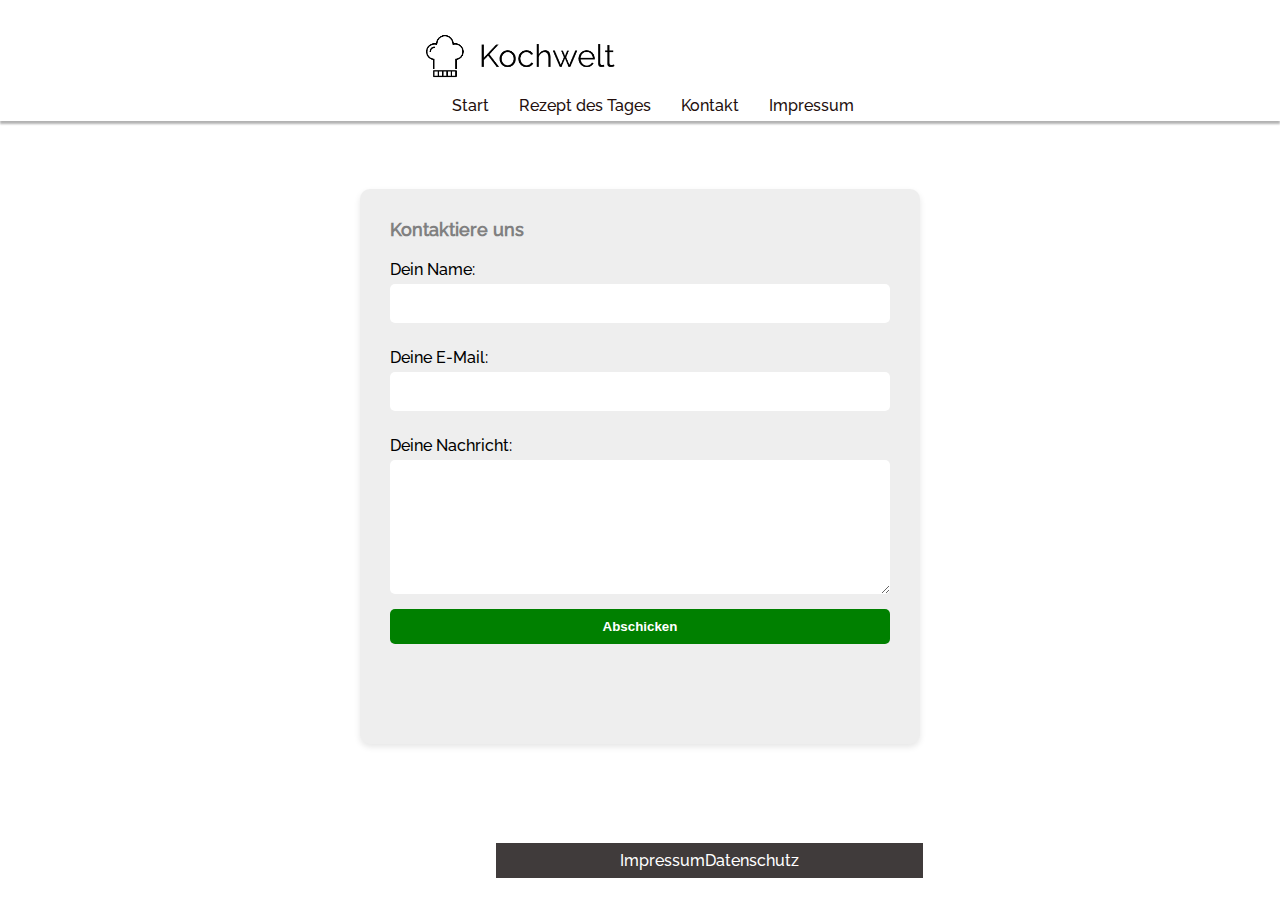
<file: contact.html>
<html lang="en">

<head>
  <meta charset="UTF-8" />
  <meta name="viewport" content="width=device-width, initial-scale=1.0" />
  <title>Kochwelt</title>
  <link rel="icon" type="image/x-icon" href="./assets/img/kochwelt_favicon_white.ico" />
  <link rel="stylesheet" href="./styles.css">
  <link rel="stylesheet" href="./style-contact.css">
 
  <script src="./scripts.js"></script>
</head>

<body>


   <header>
    <div class="content_limitation">
      <div class="header"> 
        <a href="./index.html">
          <img class="logo" src="./assets/img/logo.png" alt="Logo" />
        </a>

        <nav class="nav">
          <a href="./index.html" class="navbar_links">Start</a>
          <a href="./recipe-of-day-akin.html" class="navbar_links">Rezept des Tages</a>
          <a href="./contact.html" class="navbar_links">Kontakt</a>
          <a href="./impressum.html" class="navbar_links">Impressum</a>
          <a href="" onclick="showSidebar(event)"><img src="./assets/img/icons/Burger_Menu.png" alt="Burger_Menu"
              class="burger_Menu" /></a>

          <ul class="sidebar">
            <a href="#" onclick="hideSidebar(event)"><img src="./assets/img/icons/Burger_Menu_Close.png"
                alt="burger_menu_close" class="burger_menu_close" /></a>
            <li><a href="./index.html">Start</a></li>
            <li><a href="./recipe-of-day-akin.html">Rezept des Tages</a></li>
            <li><a href="./contact.html">Kontakt</a></li>
            <li><a href="./impressum.html">Impressum</a></li>
          </ul>
        </nav>
      </div>
    </div>  
  </header>



  <section id="kontakt" class="contact-section">
    <form onsubmit="sendMail(event)" class="contact-form">
      <h3>Kontaktiere uns</h3>
      <label for="name">Dein Name:</label>
      <input type="text" id="name" name="name" required>
      <label for="email">Deine E-Mail:</label>
      <input type="email" id="email" name="email" required>

      <label for="message">Deine Nachricht:</label>
      <textarea id="message" name="message" rows="6" required></textarea>

      <button type="submit" class="btn">Abschicken</button>
    </form>
  </section>

  
   <footer>
      <div class="content_limitation">
        <div class="footer-container">

          <a href="index.html"><img class="logo-big" src="./assets/img/logo-kochwelt-white.svg" alt="Kochwelt Logo" /></a>
          
          <div class="fotter_imp_div">
              <a href="impressum.html" class="footer_imp_d">Impressum</a> 
              <a href="impressum.html" class="footer_imp_d">Datenschutz</a>
          </div>
        
          <div class="social-media">
            <a href="https://www.facebook.com"><img class="sm-logo-footer" src="./assets/img/facebook_white.png"
                alt="Facebook Logo" /></a>
            <a href="https://www.instagram.com"><img class="sm-logo-footer" src="./assets/img/instagram_white.png"
                alt="Instagram Logo" /></a>
            <a href="https://www.x.com"><img class="sm-logo-footer" src="./assets/img/x-logo-white.png" alt="X Logo" /></a>
          </div>
        
        </div>
      </div>  
  </footer>

</body>
</htm>
</file>
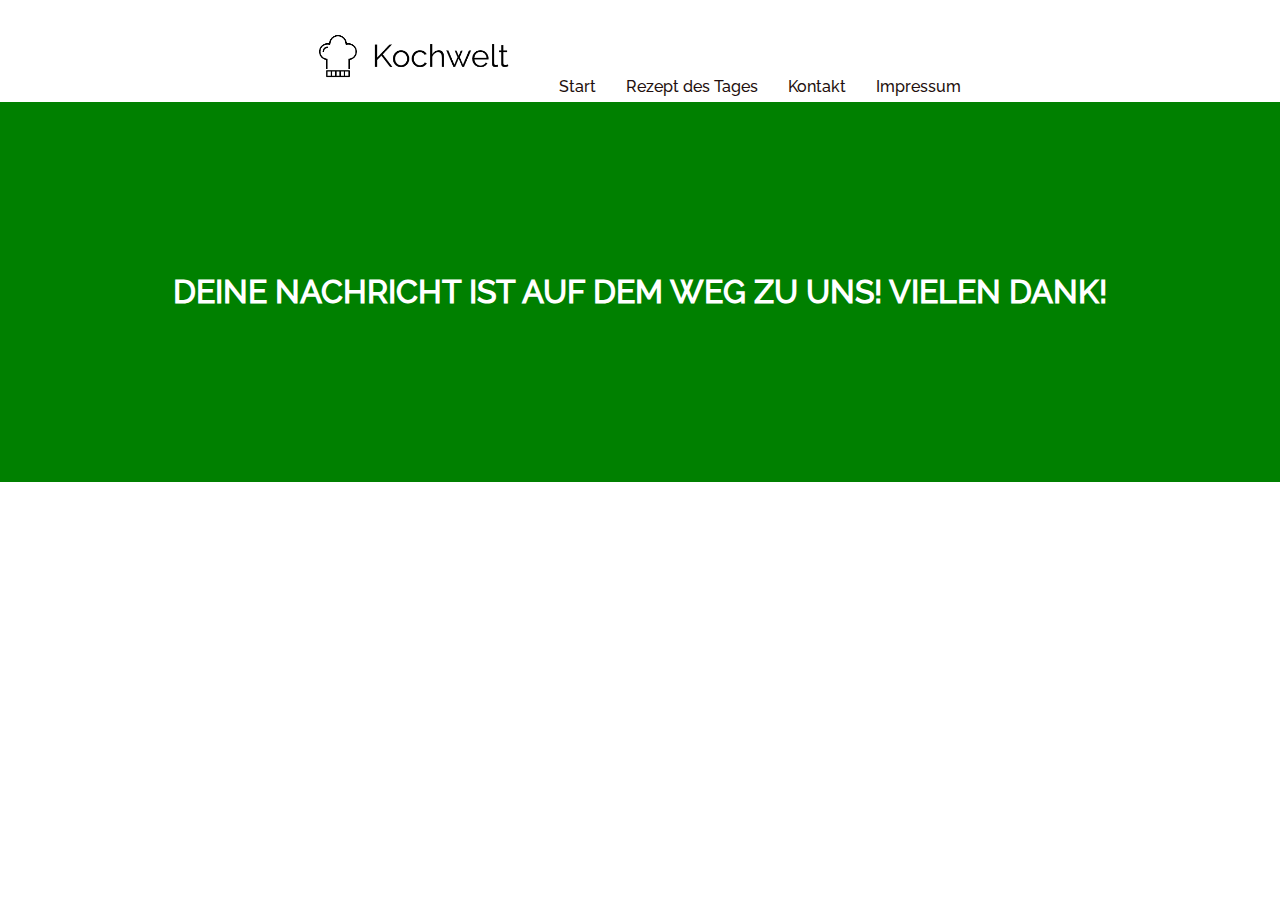
<file: email_received.html>
<html lang="en">
  <head>
    <meta charset="UTF-8" />
    <meta name="viewport" content="width=device-width, initial-scale=1.0" />
    <title>Kochwelt</title>
    <link rel="stylesheet" href="./styles.css" />
    <script src="./scripts.js"></script>
  </head>
  <body>
    <header class="header">
      <a href="./index.html">
        <img class="logo" src="./assets/img/logo.png" alt="Logo" />
      </a>

      <nav class="nav">
        <a href="./index.html" class="navbar_links">Start</a>
        <a href="" class="navbar_links">Rezept des Tages</a>
        <a href="" class="navbar_links">Kontakt</a>
        <a href="" class="navbar_links">Impressum</a>
        <a href="" onclick=showSidebar(event)><img src="./assets/img/icons/Burger_Menu.png" alt="Burger_Menu" class="Burger_Menu"></a>

          <ul class="sidebar">
            <a href="#" onclick=hideSidebar(event)><img src="./assets/img/icons/Burger_Menu_Close.png" alt="burger_menu_close" class="burger_menu_close"></a>
            <li><a href="">Start</a></li>
            <li><a href="">Rezept des Tages</a></li>
            <li><a href="">Kontakt</a></li>
            <li><a href="">Impressum</a></li>
          </ul>

      </nav>    
    </header> 
  
 <!-- Hier beginnt das Kontaktformular - Header übernommen aus index -->


    <section class="email-received">
        <h1>DEINE NACHRICHT IST AUF DEM WEG ZU UNS! VIELEN DANK!</h1>
    </section>


        <footer>
            <div class="limitation-container footer-container">    
                <img class="logo-big" src="./assets/img/logo-kochwelt-white.svg" alt="Kochwelt Logo">
                <a href="index.html"><img class="logo-small" src="./assets/img/logo_small_white.svg" alt="Kochwelt Logo"></a>
                <div class="social-media">
                    <a href="https://www.facebook"><img class="sm-logo-footer" src="./assets/img/facebook_white.png" alt="Facebook Logo"></a>
                    <a href="https://www.instagram.com"><img class="sm-logo-footer" src="./assets/img/instagram_white.png" alt="Instagram Logo"></a>
                    <a href="https://www.x.com"><img class="sm-logo-footer" src="./assets/img/x-logo-white.png" alt="X Logo"></a>
                </div>
            </div>
        </footer>

    </body>
</htm>
</file>
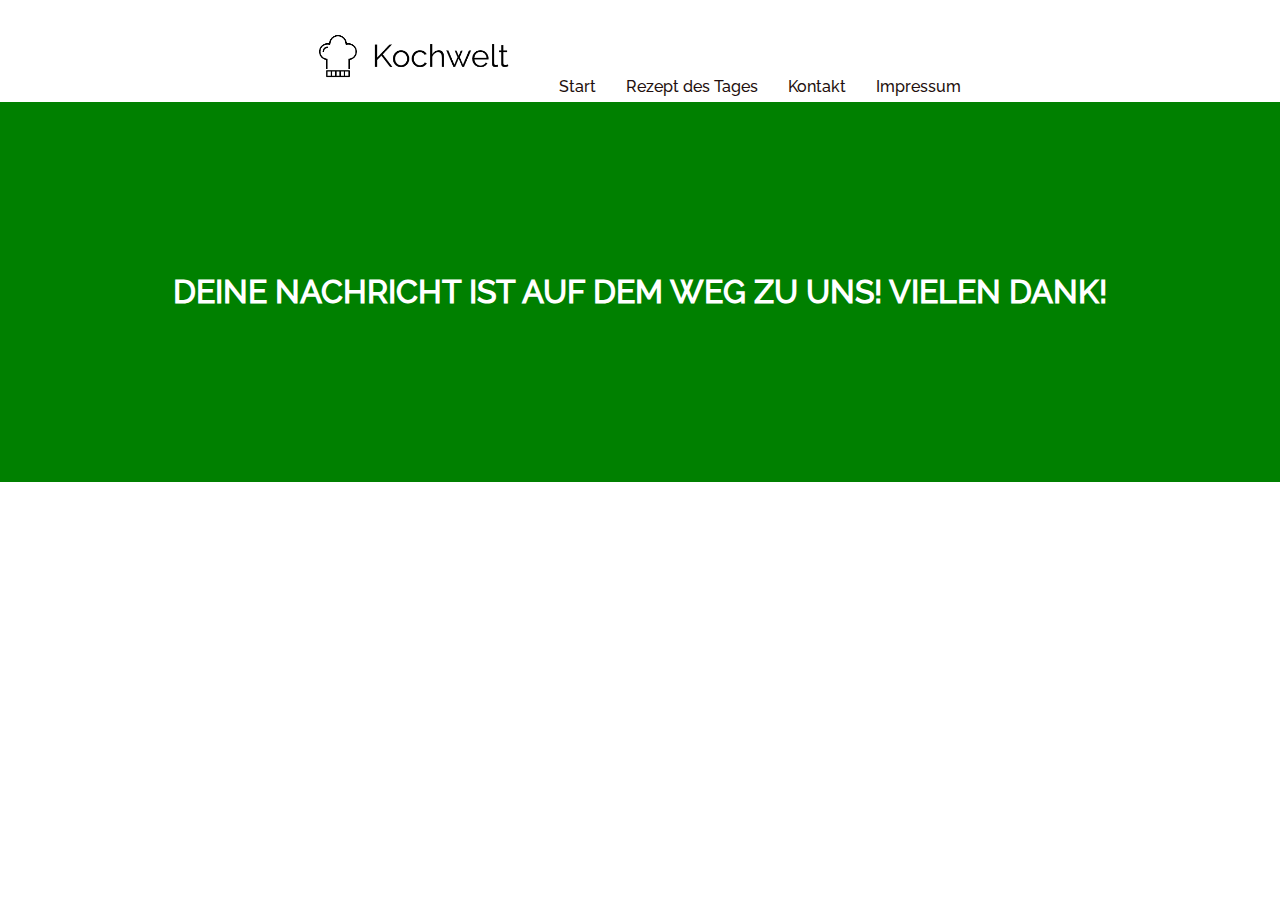
<file: email_sent.html>
<html lang="en">
  <head>
    <meta charset="UTF-8" />
    <meta name="viewport" content="width=device-width, initial-scale=1.0" />
    <title>Kochwelt</title>
    <link rel="stylesheet" href="./styles.css" />
    <script src="./scripts.js"></script>
  </head>
  <body>
    <header class="header">
      <a href="./index.html">
        <img class="logo" src="./assets/img/logo.png" alt="Logo" />
      </a>

      <nav class="nav">
        <a href="./index.html" class="navbar_links">Start</a>
        <a href="" class="navbar_links">Rezept des Tages</a>
        <a href="" class="navbar_links">Kontakt</a>
        <a href="" class="navbar_links">Impressum</a>
        <a href="" onclick=showSidebar(event)><img src="./assets/img/icons/Burger_Menu.png" alt="Burger_Menu" class="Burger_Menu"></a>

          <ul class="sidebar">
            <a href="#" onclick=hideSidebar(event)><img src="./assets/img/icons/Burger_Menu_Close.png" alt="burger_menu_close" class="burger_menu_close"></a>
            <li><a href="">Start</a></li>
            <li><a href="">Rezept des Tages</a></li>
            <li><a href="">Kontakt</a></li>
            <li><a href="">Impressum</a></li>
          </ul>

      </nav>    
    </header> 
  
 <!-- Hier beginnt das Kontaktformular - Header übernommen aus index -->


    <section class="email-received">
        <h1>DEINE NACHRICHT IST AUF DEM WEG ZU UNS! VIELEN DANK!</h1>
    </section>

        <footer>
            <div class="limitation-container footer-container">    
                <img class="logo-big" src="./assets/img/logo-kochwelt-white.svg" alt="Kochwelt Logo">
                <a href="index.html"><img class="logo-small" src="./assets/img/logo_small_white.svg" alt="Kochwelt Logo"></a>
                <div class="social-media">
                    <a href="https://www.facebook"><img class="sm-logo-footer" src="./assets/img/facebook_white.png" alt="Facebook Logo"></a>
                    <a href="https://www.instagram.com"><img class="sm-logo-footer" src="./assets/img/instagram_white.png" alt="Instagram Logo"></a>
                    <a href="https://www.x.com"><img class="sm-logo-footer" src="./assets/img/x-logo-white.png" alt="X Logo"></a>
                </div>
            </div>
        </footer>

    </body>
</htm>
</file>
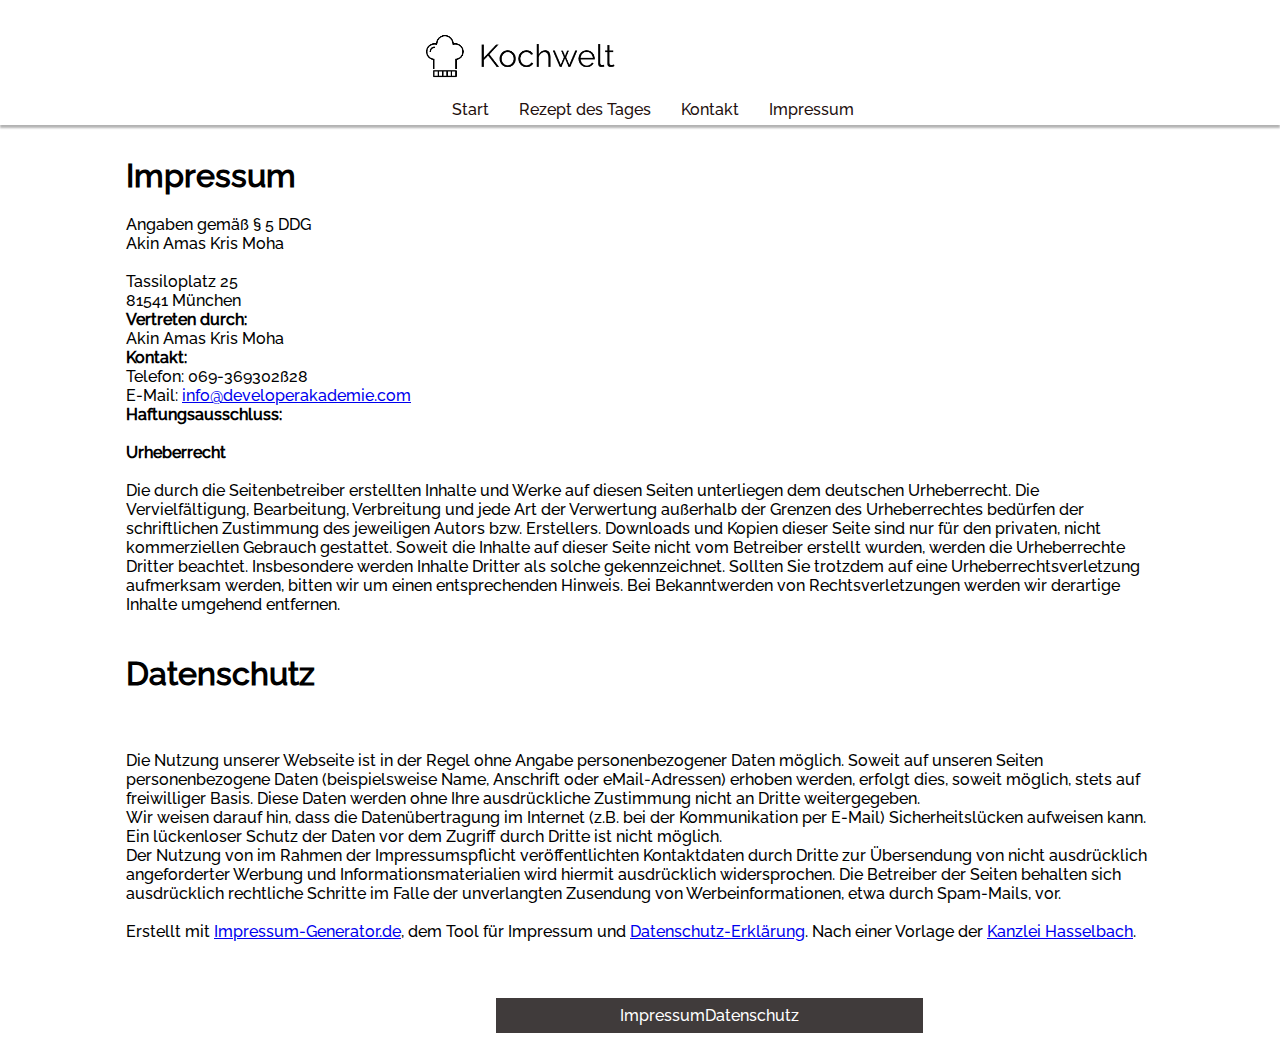
<file: impressum.html>
<!DOCTYPE html>
<html lang="en">

<head>
    <meta charset="UTF-8">
    <meta name="viewport" content="width=device-width, initial-scale=1.0">
    <title>Rezept Seite</title>
    <link rel="stylesheet" href="./styles.css">
    <!-- <link rel="stylesheet" href="./style-recipe-of-day-vorlage.css"> -->
     <link rel="stylesheet" href="./styles-impressum.css">
    <script src="./scripts.js"></script>
</head>

<body>

    

    <header>
    <div class="content_limitation">
      <div class="header"> 
        <a href="./index.html">
          <img class="logo" src="./assets/img/logo.png" alt="Logo" />
        </a>

        <nav class="nav">
          <a href="./index.html" class="navbar_links">Start</a>
          <a href="./recipe-of-day-akin.html" class="navbar_links">Rezept des Tages</a>
          <a href="./contact.html" class="navbar_links">Kontakt</a>
          <a href="./impressum.html" class="navbar_links">Impressum</a>
          <a href="" onclick="showSidebar(event)"><img src="./assets/img/icons/Burger_Menu.png" alt="Burger_Menu"
              class="burger_Menu" /></a>

          <ul class="sidebar">
            <a href="#" onclick="hideSidebar(event)"><img src="./assets/img/icons/Burger_Menu_Close.png"
                alt="burger_menu_close" class="burger_menu_close" /></a>
            <li><a href="./index.html">Start</a></li>
            <li><a href="./recipe-of-day-akin.html">Rezept des Tages</a></li>
            <li><a href="./contact.html">Kontakt</a></li>
            <li><a href="./impressum.html">Impressum</a></li>
          </ul>
        </nav>
      </div>
    </div>  
  </header>


    <main>
        <div class="content_limitation">
            <div class="impressum">        
                <h1>Impressum</h1>
                <p>Angaben gemäß § 5 DDG</p>
                <p>Akin Amas Kris Moha<br>
                    <br>
                    Tassiloplatz 25<br>
                    81541 München <br>
                </p>
                <p> <strong>Vertreten durch: </strong><br>
                    Akin Amas Kris Moha<br>
                </p>
                <p><strong>Kontakt:</strong> <br>
                    Telefon: 069-369302ß28<br>
                    E-Mail: <a href='mailto:info@developerakademie.com'>info@developerakademie.com</a></br></p>
                <p><strong>Haftungsausschluss: </strong><br><br><strong>Urheberrecht</strong><br><br>
                    Die durch die Seitenbetreiber erstellten Inhalte und Werke auf diesen Seiten unterliegen dem deutschen
                    Urheberrecht. Die Vervielfältigung, Bearbeitung, Verbreitung und jede Art der Verwertung außerhalb der Grenzen
                    des Urheberrechtes bedürfen der schriftlichen Zustimmung des jeweiligen Autors bzw. Erstellers. Downloads und
                    Kopien dieser Seite sind nur für den privaten, nicht kommerziellen Gebrauch gestattet. Soweit die Inhalte auf
                    dieser Seite nicht vom Betreiber erstellt wurden, werden die Urheberrechte Dritter beachtet. Insbesondere werden
                    Inhalte Dritter als solche gekennzeichnet. Sollten Sie trotzdem auf eine Urheberrechtsverletzung aufmerksam
                    werden, bitten wir um einen entsprechenden Hinweis. Bei Bekanntwerden von Rechtsverletzungen werden wir
                    derartige Inhalte umgehend entfernen.<br><br><strong><h1>Datenschutz</h1></strong><br><br>
                    Die Nutzung unserer Webseite ist in der Regel ohne Angabe personenbezogener Daten möglich. Soweit auf unseren
                    Seiten personenbezogene Daten (beispielsweise Name, Anschrift oder eMail-Adressen) erhoben werden, erfolgt dies,
                    soweit möglich, stets auf freiwilliger Basis. Diese Daten werden ohne Ihre ausdrückliche Zustimmung nicht an
                    Dritte weitergegeben. <br>
                    Wir weisen darauf hin, dass die Datenübertragung im Internet (z.B. bei der Kommunikation per E-Mail)
                    Sicherheitslücken aufweisen kann. Ein lückenloser Schutz der Daten vor dem Zugriff durch Dritte ist nicht
                    möglich. <br>
                    Der Nutzung von im Rahmen der Impressumspflicht veröffentlichten Kontaktdaten durch Dritte zur Übersendung von
                    nicht ausdrücklich angeforderter Werbung und Informationsmaterialien wird hiermit ausdrücklich widersprochen.
                    Die Betreiber der Seiten behalten sich ausdrücklich rechtliche Schritte im Falle der unverlangten Zusendung von
                    Werbeinformationen, etwa durch Spam-Mails, vor.<br>
                </p><br>
                Erstellt mit <a href="https://impressum-generator.de" rel="dofollow">Impressum-Generator.de</a>, dem Tool für
                Impressum und <a href="https://impressum-generator.de/datenschutz-generator"
                    rel="dofollow">Datenschutz-Erklärung</a>. Nach einer Vorlage der <a href="https://www.kanzlei-hasselbach.de/"
                    rel="dofollow">Kanzlei Hasselbach</a>.
            </div>    
        </div>
    </main>

  <footer>
      <div class="content_limitation">
        <div class="footer-container">

          <a href="index.html"><img class="logo-big" src="./assets/img/logo-kochwelt-white.svg" alt="Kochwelt Logo" /></a>
          
          <div class="fotter_imp_div">
              <a href="impressum.html" class="footer_imp_d">Impressum</a> 
              <a href="impressum.html" class="footer_imp_d">Datenschutz</a>
          </div>
        
          <div class="social-media">
            <a href="https://www.facebook.com"><img class="sm-logo-footer" src="./assets/img/facebook_white.png"
                alt="Facebook Logo" /></a>
            <a href="https://www.instagram.com"><img class="sm-logo-footer" src="./assets/img/instagram_white.png"
                alt="Instagram Logo" /></a>
            <a href="https://www.x.com"><img class="sm-logo-footer" src="./assets/img/x-logo-white.png" alt="X Logo" /></a>
          </div>
        
        </div>
      </div>  
  </footer>

</body>

</html>
</file>
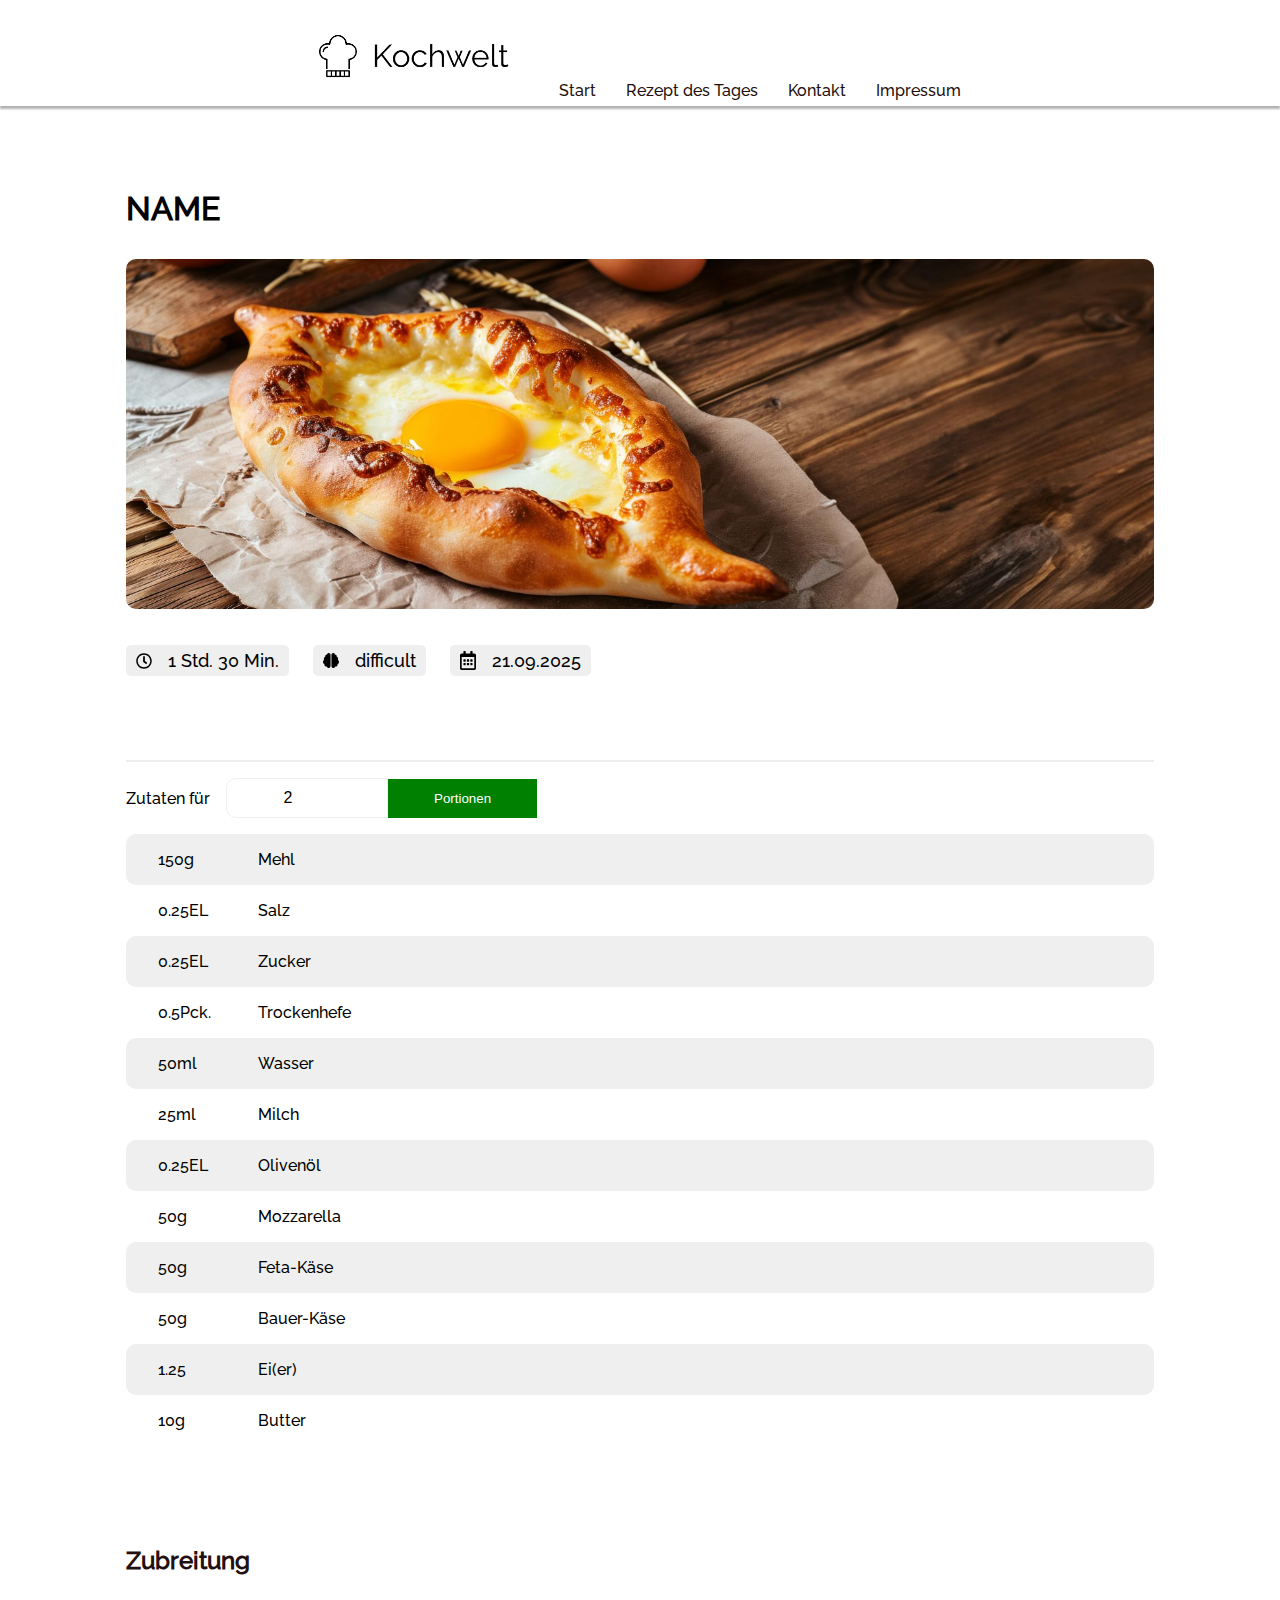
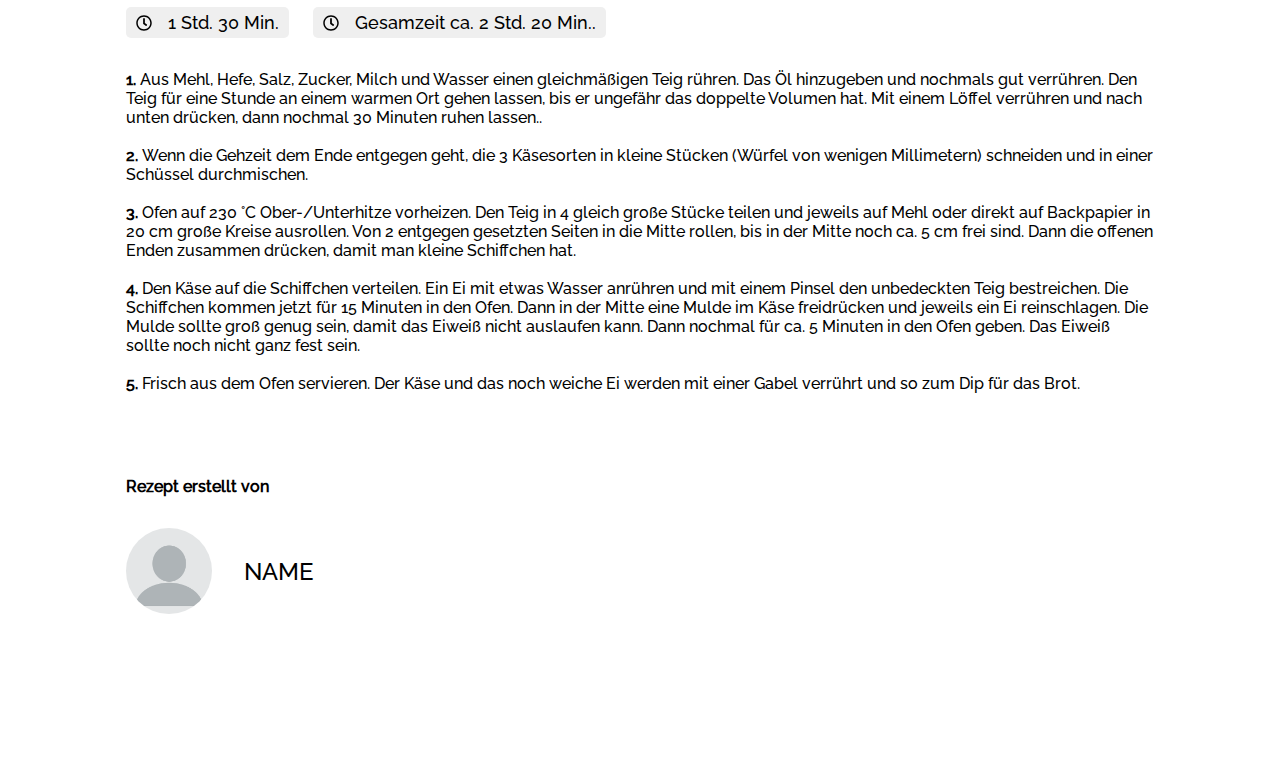
<file: recipe-of-day-akin-2.html>
<!DOCTYPE html>
<html lang="en">

<head>
  <meta charset="UTF-8">
  <meta name="viewport" content="width=device-width, initial-scale=1.0">
  <title>Rezept Seite</title>
  <link rel="stylesheet" href="./styles.css">
  <link rel="stylesheet" href="./style-recipe-of-day-vorlage.css">
  <script src="./scripts.js"></script>
</head>

<body>

  <header class="header">
    <a href="./index.html">
      <img class="logo" src="./assets/img/logo.png" alt="Logo" />
    </a>

    <nav class="nav">
      <a href="./index.html" class="navbar_links">Start</a>
      <a href="./recipe-of-day-amas.html" class="navbar_links">Rezept des Tages</a>
      <a href="./contact.html" class="navbar_links">Kontakt</a>
      <a href="./impressum.html" class="navbar_links">Impressum</a>
      <a href="" onclick=showSidebar(event)><img src="./assets/img/icons/Burger_Menu.png" alt="Burger_Menu"
          class="burger_Menu"></a>

      <ul class="sidebar">
        <a href="#" onclick=hideSidebar(event)><img src="./assets/img/icons/Burger_Menu_Close.png"
            alt="burger_menu_close" class="burger_menu_close"></a>
        <li><a href="./index.html">Start</a></li>
        <li><a href="./recipe-of-day-amas.html">Rezept des Tages</a></li>
        <li><a href="./contact.html">Kontakt</a></li>
        <li><a href="./impressum.html">Impressum</a></li>
      </ul>
    </nav>
  </header>

  <section class="hero">

    <h1 class="recipe_headlining">NAME</h1>
    <img src="./assets/img/Amas_Georgischer_Khachapuri/BG_Khachapuri.jpg" alt="hero_image" class="hero_image">

    <section class="hero_infos">

      <div class="clock_icon_text">
        <img src="./assets/img/icons/clock-regular.svg" alt="clock" class="hero_icons">
        <h5>1 Std. 30 Min.</h5>
      </div>

      <div class="brain_icon_text">
        <img src="./assets/img/icons/brain-solid.svg" alt="brain" class="hero_icons">
        <h5>difficult</h5>
      </div>

      <div class="calendar_icon_text">
        <img src="./assets/img/icons/calendar-alt-regular.svg" alt="calendar" class="hero_icons">
        <h5>21.09.2025</h5>
      </div>

    </section>

    <div class="hero_line">
    </div>
  </section>


  <main class="section_portions_ingredients">


    <section class="section_portions">

      <label class="ingredients_for_text" for="amount">Zutaten für</label>
      <input id="amount" min="2" max="6" value="2" type="number">
      <button id="button">Portionen</button>

    </section>

    <section class="section_ingredients">


      <ul>
        <li class="ing bg_grey">
          <div class="ing_meta">
            <p class="ing_amount">150</p>
            <p class="ing_unit">g</p>
          </div>
          <p class="ing_text">Mehl</p>
        </li>

        <li class="ing">
          <div class="ing_meta">
            <p class="ing_amount">0.25</p>
            <p class="ing_unit">EL</p>
          </div>
          <p class="ing_text">Salz</p>
        </li>

        <li class="ing bg_grey">
          <div class="ing_meta">
            <p class="ing_amount">0.25</p>
            <p class="ing_unit">EL</p>
          </div>
          <p class="ing_text">Zucker</p>
        </li>

        <li class="ing">
          <div class="ing_meta">
            <p class="ing_amount">0.5</p>
            <p class="ing_unit">Pck.</p>
          </div>
          <p class="ing_text">Trockenhefe</p>
        </li>

        <li class="ing bg_grey">
          <div class="ing_meta">
            <p class="ing_amount">50</p>
            <p class="ing_unit">ml</p>
          </div>
          <p class="ing_text">Wasser</p>
        </li>

        <li class="ing">
          <div class="ing_meta">
            <p class="ing_amount">25</p>
            <p class="ing_unit">ml</p>
          </div>
          <p class="ing_text">Milch</p>
        </li>

        <li class="ing bg_grey">
          <div class="ing_meta">
            <p class="ing_amount">0.25</p>
            <p class="ing_unit">EL</p>
          </div>
          <p class="ing_text">Olivenöl</p>
        </li>

        <li class="ing">
          <div class="ing_meta">
            <p class="ing_amount">50</p>
            <p class="ing_unit">g</p>
          </div>
          <p class="ing_text">Mozzarella</p>
        </li>

        <li class="ing bg_grey">
          <div class="ing_meta">
            <p class="ing_amount">50</p>
            <p class="ing_unit">g</p>
          </div>
          <p class="ing_text">Feta-Käse</p>
        </li>

        <li class="ing">
          <div class="ing_meta">
            <p class="ing_amount">50</p>
            <p class="ing_unit">g</p>
          </div>
          <p class="ing_text">Bauer-Käse</p>
        </li>

        <li class="ing bg_grey">
          <div class="ing_meta">
            <p class="ing_amount">1.25</p>
            <p class="ing_unit"></p>
          </div>
          <p class="ing_text">Ei(er)</p>
        </li>

        <li class="ing">
          <div class="ing_meta">
            <p class="ing_amount">10</p>
            <p class="ing_unit">g</p>
          </div>
          <p class="ing_text">Butter</p>
        </li>
      </ul>


    </section>

    <article class="preparation">

      <h2 class="recipe_headlining">Zubreitung</h2>

      <section class="hero_infos hero_infos_2">

        <div class="clock_icon_text">
          <img src="./assets/img/icons/clock-regular.svg" alt="clock" class="hero_icons">
          <h5>1 Std. 30 Min.</h5>
        </div>

        <div class="clock_icon_text">
          <img src="./assets/img/icons/clock-regular.svg" alt="clock" class="hero_icons">
          <h5>Gesamzeit ca. 2 Std. 20 Min..</h5>
        </div>
      </section>

      <p class="preparation_text"><span class="text_numbers">1. </span> Aus Mehl, Hefe, Salz, Zucker, Milch und Wasser
        einen gleichmäßigen Teig rühren. Das Öl
        hinzugeben und nochmals gut verrühren. Den Teig für eine Stunde an einem warmen Ort gehen lassen, bis er
        ungefähr das doppelte Volumen hat. Mit einem Löffel verrühren und nach unten drücken, dann nochmal 30 Minuten
        ruhen lassen..
        <br><br>
        <span class="text_numbers">2. </span> Wenn die Gehzeit dem Ende entgegen geht, die 3 Käsesorten in kleine
        Stücken (Würfel von wenigen Millimetern)
        schneiden und in einer Schüssel durchmischen.
        <br><br>
        <span class="text_numbers">3. </span>Ofen auf 230 °C Ober-/Unterhitze vorheizen. Den Teig in 4 gleich große
        Stücke teilen und jeweils auf Mehl oder
        direkt auf Backpapier in 20 cm große Kreise ausrollen. Von 2 entgegen gesetzten Seiten in die Mitte rollen, bis
        in der Mitte noch ca. 5 cm frei sind. Dann die offenen Enden zusammen drücken, damit man kleine Schiffchen hat.
        <br><br>
        <span class="text_numbers">4. </span>Den Käse auf die Schiffchen verteilen. Ein Ei mit etwas Wasser anrühren und
        mit einem Pinsel den unbedeckten
        Teig bestreichen. Die Schiffchen kommen jetzt für 15 Minuten in den Ofen. Dann in der Mitte eine Mulde im Käse
        freidrücken und jeweils ein Ei reinschlagen. Die Mulde sollte groß genug sein, damit das Eiweiß nicht auslaufen
        kann. Dann nochmal für ca. 5 Minuten in den Ofen geben. Das Eiweiß sollte noch nicht ganz fest sein.
        <br><br>
        <span class="text_numbers">5. </span>Frisch aus dem Ofen servieren. Der Käse und das noch weiche Ei werden mit
        einer Gabel verrührt und so zum Dip
        für das Brot.
      </p>
    </article>

    <section class="section_profile">
      <h4 class="recipe_headlining">Rezept erstellt von</h4>


      <div class="profile">
        <img src="./assets/img/profile.png" alt="profile_image"
          class="profile_image_amas">
        <h5 class="profile_name">NAME</h5>
      </div>
    </section>

  </main>

  <footer>
    <div class="limitation-container footer-container">
      <img class="logo-big" src="./assets/img/logo-kochwelt-white.svg" alt="Kochwelt Logo">
      <a href="index.html"><img class="logo-small" src="./assets/img/logo_small_white.svg" alt="Kochwelt Logo"></a>
      <div class="social-media">
        <a href="https://www.facebook"><img class="sm-logo-footer" src="./assets/img/facebook_white.png"
            alt="Facebook Logo"></a>
        <a href="https://www.instagram.com"><img class="sm-logo-footer" src="./assets/img/instagram_white.png"
            alt="Instagram Logo"></a>
        <a href="https://www.x.com"><img class="sm-logo-footer" src="./assets/img/x-logo-white.png" alt="X Logo"></a>
      </div>
    </div>
  </footer>


</body>

</html>
</file>
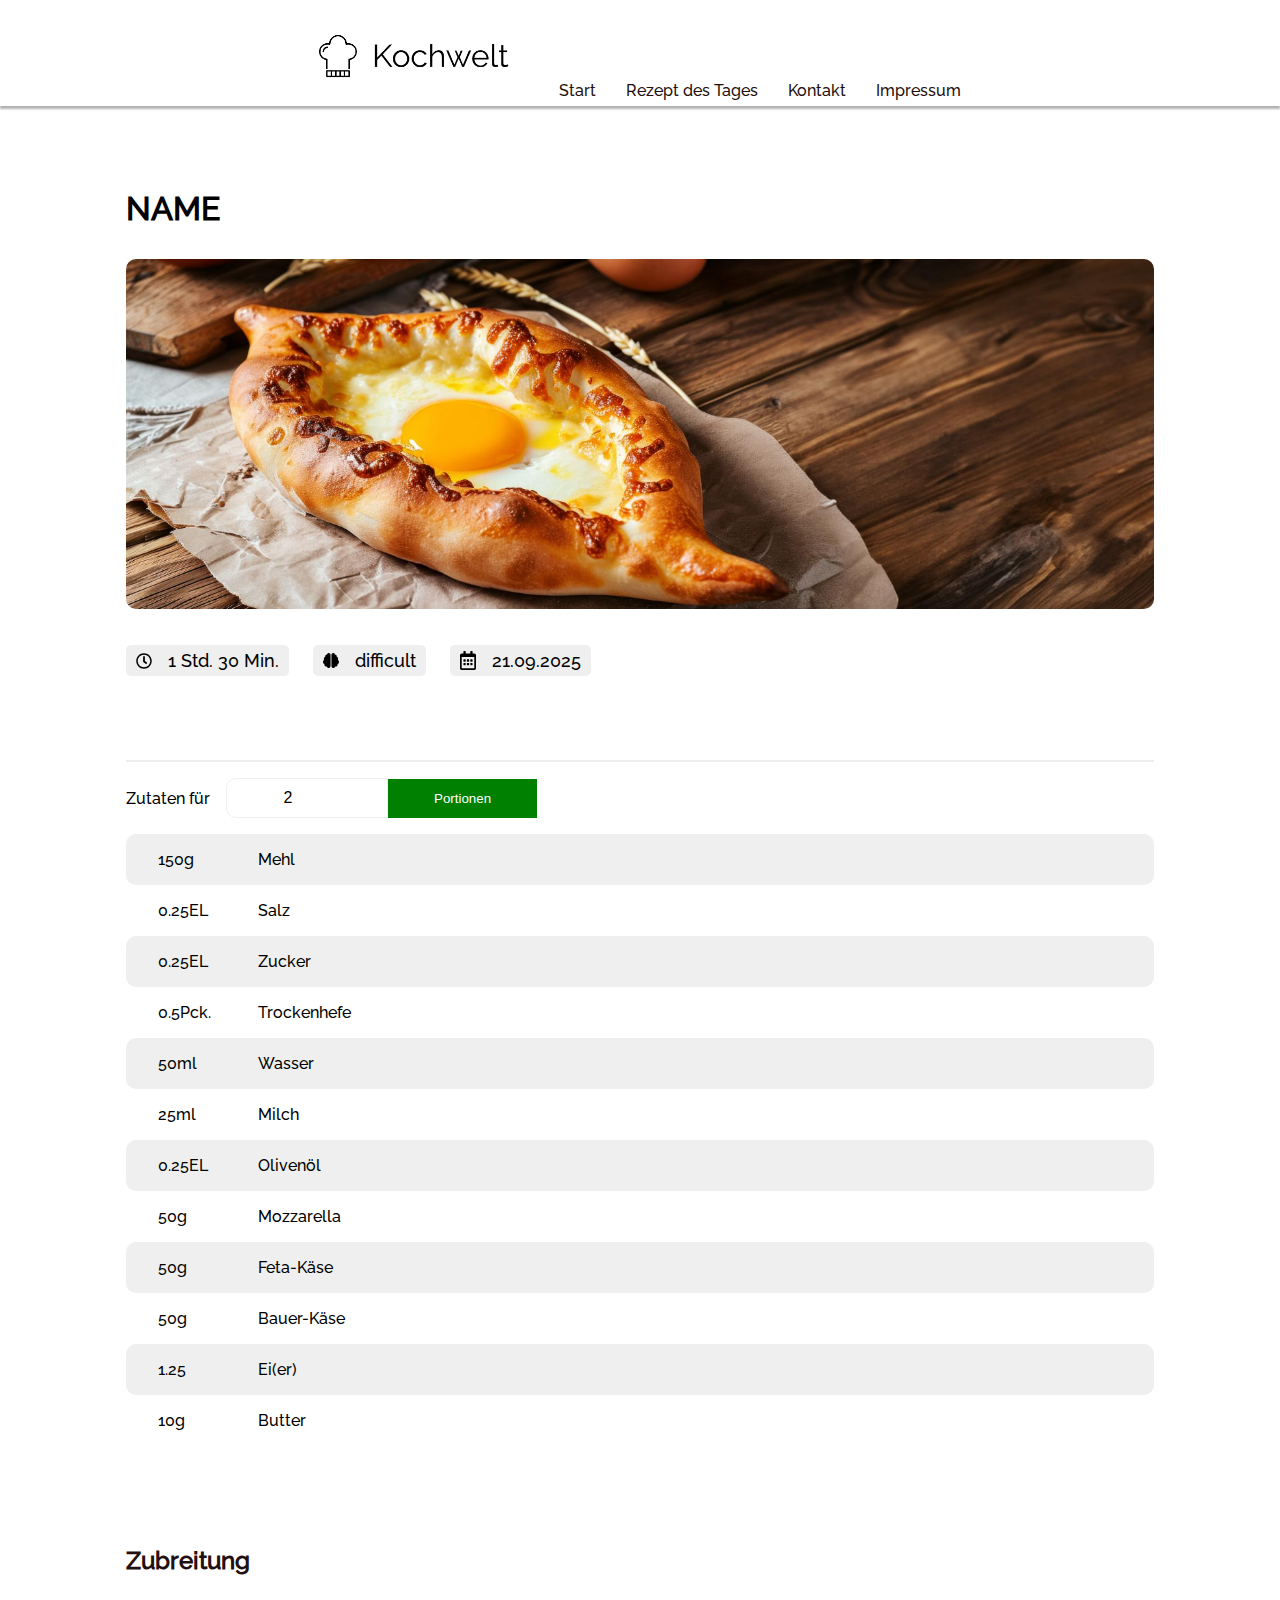
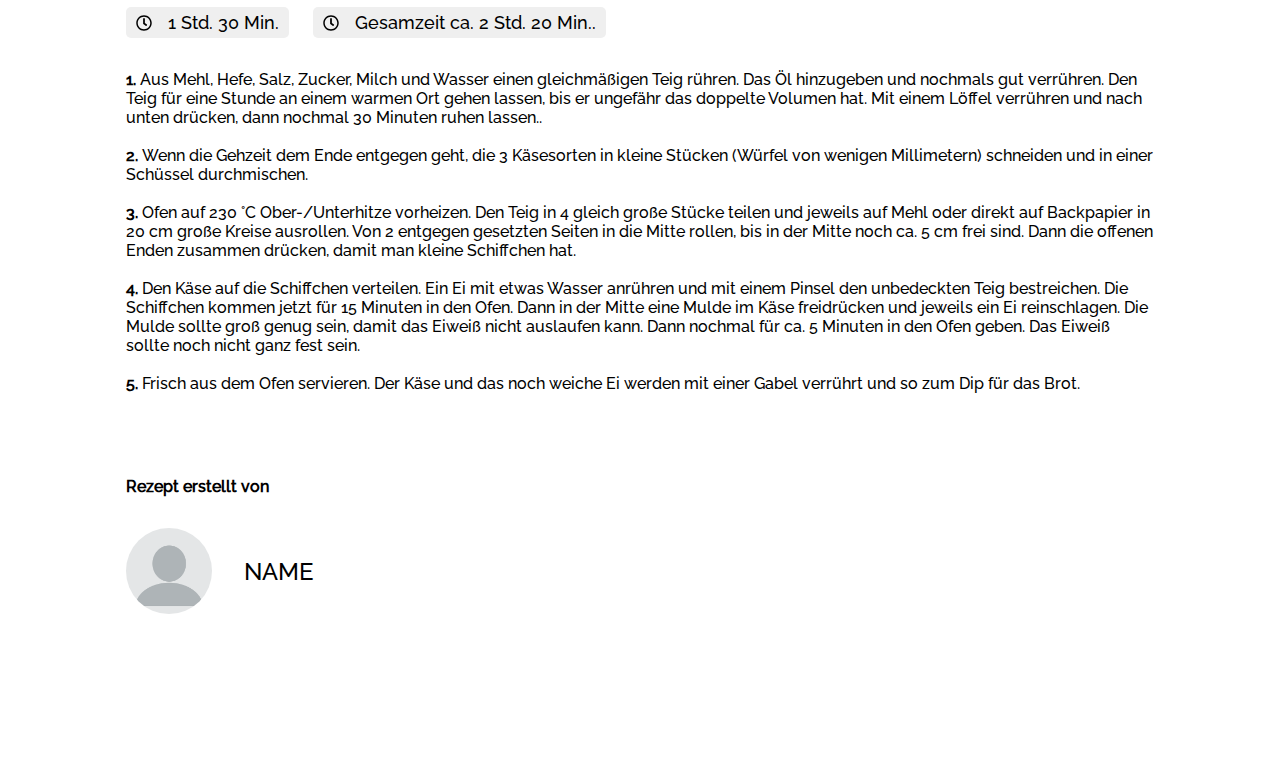
<file: recipe-of-day-akin-kris.html>
<!DOCTYPE html>
<html lang="en">

<head>
  <meta charset="UTF-8">
  <meta name="viewport" content="width=device-width, initial-scale=1.0">
  <title>Rezept Seite</title>
  <link rel="stylesheet" href="./styles.css">
  <link rel="stylesheet" href="./style-recipe-of-day-vorlage.css">
  <script src="./scripts.js"></script>
</head>

<body>

  <header class="header">
    <a href="./index.html">
      <img class="logo" src="./assets/img/logo.png" alt="Logo" />
    </a>

    <nav class="nav">
      <a href="./index.html" class="navbar_links">Start</a>
      <a href="./recipe-of-day-amas.html" class="navbar_links">Rezept des Tages</a>
      <a href="./contact.html" class="navbar_links">Kontakt</a>
      <a href="" class="navbar_links">Impressum</a>
      <a href="" onclick=showSidebar(event)><img src="./assets/img/icons/Burger_Menu.png" alt="Burger_Menu"
          class="burger_Menu"></a>

      <ul class="sidebar">
        <a href="#" onclick=hideSidebar(event)><img src="./assets/img/icons/Burger_Menu_Close.png"
            alt="burger_menu_close" class="burger_menu_close"></a>
        <li><a href="./index.html">Start</a></li>
        <li><a href="./recipe-of-day-amas.html">Rezept des Tages</a></li>
        <li><a href="./contact.html">Kontakt</a></li>
        <li><a href="">Impressum</a></li>
      </ul>
    </nav>
  </header>

  <section class="hero">

    <h1 class="recipe_headlining">NAME</h1>
    <img src="./assets/img/Amas_Georgischer_Khachapuri/BG_Khachapuri.jpg" alt="hero_image" class="hero_image">

    <section class="hero_infos">

      <div class="clock_icon_text">
        <img src="./assets/img/icons/clock-regular.svg" alt="clock" class="hero_icons">
        <h5>1 Std. 30 Min.</h5>
      </div>

      <div class="brain_icon_text">
        <img src="./assets/img/icons/brain-solid.svg" alt="brain" class="hero_icons">
        <h5>difficult</h5>
      </div>

      <div class="calendar_icon_text">
        <img src="./assets/img/icons/calendar-alt-regular.svg" alt="calendar" class="hero_icons">
        <h5>21.09.2025</h5>
      </div>

    </section>

    <div class="hero_line">
    </div>
  </section>


  <main class="section_portions_ingredients">


    <section class="section_portions">

      <label class="ingredients_for_text" for="amount">Zutaten für</label>
      <input id="amount" min="2" max="6" value="2" type="number">
      <button id="button">Portionen</button>

    </section>

    <section class="section_ingredients">


      <ul>
        <li class="ing bg_grey">
          <div class="ing_meta">
            <p class="ing_amount">150</p>
            <p class="ing_unit">g</p>
          </div>
          <p class="ing_text">Mehl</p>
        </li>

        <li class="ing">
          <div class="ing_meta">
            <p class="ing_amount">0.25</p>
            <p class="ing_unit">EL</p>
          </div>
          <p class="ing_text">Salz</p>
        </li>

        <li class="ing bg_grey">
          <div class="ing_meta">
            <p class="ing_amount">0.25</p>
            <p class="ing_unit">EL</p>
          </div>
          <p class="ing_text">Zucker</p>
        </li>

        <li class="ing">
          <div class="ing_meta">
            <p class="ing_amount">0.5</p>
            <p class="ing_unit">Pck.</p>
          </div>
          <p class="ing_text">Trockenhefe</p>
        </li>

        <li class="ing bg_grey">
          <div class="ing_meta">
            <p class="ing_amount">50</p>
            <p class="ing_unit">ml</p>
          </div>
          <p class="ing_text">Wasser</p>
        </li>

        <li class="ing">
          <div class="ing_meta">
            <p class="ing_amount">25</p>
            <p class="ing_unit">ml</p>
          </div>
          <p class="ing_text">Milch</p>
        </li>

        <li class="ing bg_grey">
          <div class="ing_meta">
            <p class="ing_amount">0.25</p>
            <p class="ing_unit">EL</p>
          </div>
          <p class="ing_text">Olivenöl</p>
        </li>

        <li class="ing">
          <div class="ing_meta">
            <p class="ing_amount">50</p>
            <p class="ing_unit">g</p>
          </div>
          <p class="ing_text">Mozzarella</p>
        </li>

        <li class="ing bg_grey">
          <div class="ing_meta">
            <p class="ing_amount">50</p>
            <p class="ing_unit">g</p>
          </div>
          <p class="ing_text">Feta-Käse</p>
        </li>

        <li class="ing">
          <div class="ing_meta">
            <p class="ing_amount">50</p>
            <p class="ing_unit">g</p>
          </div>
          <p class="ing_text">Bauer-Käse</p>
        </li>

        <li class="ing bg_grey">
          <div class="ing_meta">
            <p class="ing_amount">1.25</p>
            <p class="ing_unit"></p>
          </div>
          <p class="ing_text">Ei(er)</p>
        </li>

        <li class="ing">
          <div class="ing_meta">
            <p class="ing_amount">10</p>
            <p class="ing_unit">g</p>
          </div>
          <p class="ing_text">Butter</p>
        </li>
      </ul>


    </section>

    <article class="preparation">

      <h2 class="recipe_headlining">Zubreitung</h2>

      <section class="hero_infos">

        <div class="clock_icon_text">
          <img src="./assets/img/icons/clock-regular.svg" alt="clock" class="hero_icons">
          <h5>1 Std. 30 Min.</h5>
        </div>

        <div class="clock_icon_text">
          <img src="./assets/img/icons/clock-regular.svg" alt="clock" class="hero_icons">
          <h5>Gesamzeit ca. 2 Std. 20 Min..</h5>
        </div>
      </section>

      <p class="preparation_text"><span class="text_numbers">1. </span> Aus Mehl, Hefe, Salz, Zucker, Milch und Wasser
        einen gleichmäßigen Teig rühren. Das Öl
        hinzugeben und nochmals gut verrühren. Den Teig für eine Stunde an einem warmen Ort gehen lassen, bis er
        ungefähr das doppelte Volumen hat. Mit einem Löffel verrühren und nach unten drücken, dann nochmal 30 Minuten
        ruhen lassen..
        <br><br>
        <span class="text_numbers">2. </span> Wenn die Gehzeit dem Ende entgegen geht, die 3 Käsesorten in kleine
        Stücken (Würfel von wenigen Millimetern)
        schneiden und in einer Schüssel durchmischen.
        <br><br>
        <span class="text_numbers">3. </span>Ofen auf 230 °C Ober-/Unterhitze vorheizen. Den Teig in 4 gleich große
        Stücke teilen und jeweils auf Mehl oder
        direkt auf Backpapier in 20 cm große Kreise ausrollen. Von 2 entgegen gesetzten Seiten in die Mitte rollen, bis
        in der Mitte noch ca. 5 cm frei sind. Dann die offenen Enden zusammen drücken, damit man kleine Schiffchen hat.
        <br><br>
        <span class="text_numbers">4. </span>Den Käse auf die Schiffchen verteilen. Ein Ei mit etwas Wasser anrühren und
        mit einem Pinsel den unbedeckten
        Teig bestreichen. Die Schiffchen kommen jetzt für 15 Minuten in den Ofen. Dann in der Mitte eine Mulde im Käse
        freidrücken und jeweils ein Ei reinschlagen. Die Mulde sollte groß genug sein, damit das Eiweiß nicht auslaufen
        kann. Dann nochmal für ca. 5 Minuten in den Ofen geben. Das Eiweiß sollte noch nicht ganz fest sein.
        <br><br>
        <span class="text_numbers">5. </span>Frisch aus dem Ofen servieren. Der Käse und das noch weiche Ei werden mit
        einer Gabel verrührt und so zum Dip
        für das Brot.
      </p>
    </article>

    <section class="section_profile">
      <h4 class="recipe_headlining">Rezept erstellt von</h4>


      <div class="profile">
        <img src="./assets/img/profile.png" alt="profile_image"
          class="profile_image_amas">
        <h5 class="profile_name">NAME</h5>
      </div>
    </section>

  </main>

  <footer>
    <div class="limitation-container footer-container">
      <img class="logo-big" src="./assets/img/logo-kochwelt-white.svg" alt="Kochwelt Logo">
      <a href="index.html"><img class="logo-small" src="./assets/img/logo_small_white.svg" alt="Kochwelt Logo"></a>
      <div class="social-media">
        <a href="https://www.facebook"><img class="sm-logo-footer" src="./assets/img/facebook_white.png"
            alt="Facebook Logo"></a>
        <a href="https://www.instagram.com"><img class="sm-logo-footer" src="./assets/img/instagram_white.png"
            alt="Instagram Logo"></a>
        <a href="https://www.x.com"><img class="sm-logo-footer" src="./assets/img/x-logo-white.png" alt="X Logo"></a>
      </div>
    </div>
  </footer>


</body>

</html>
</file>
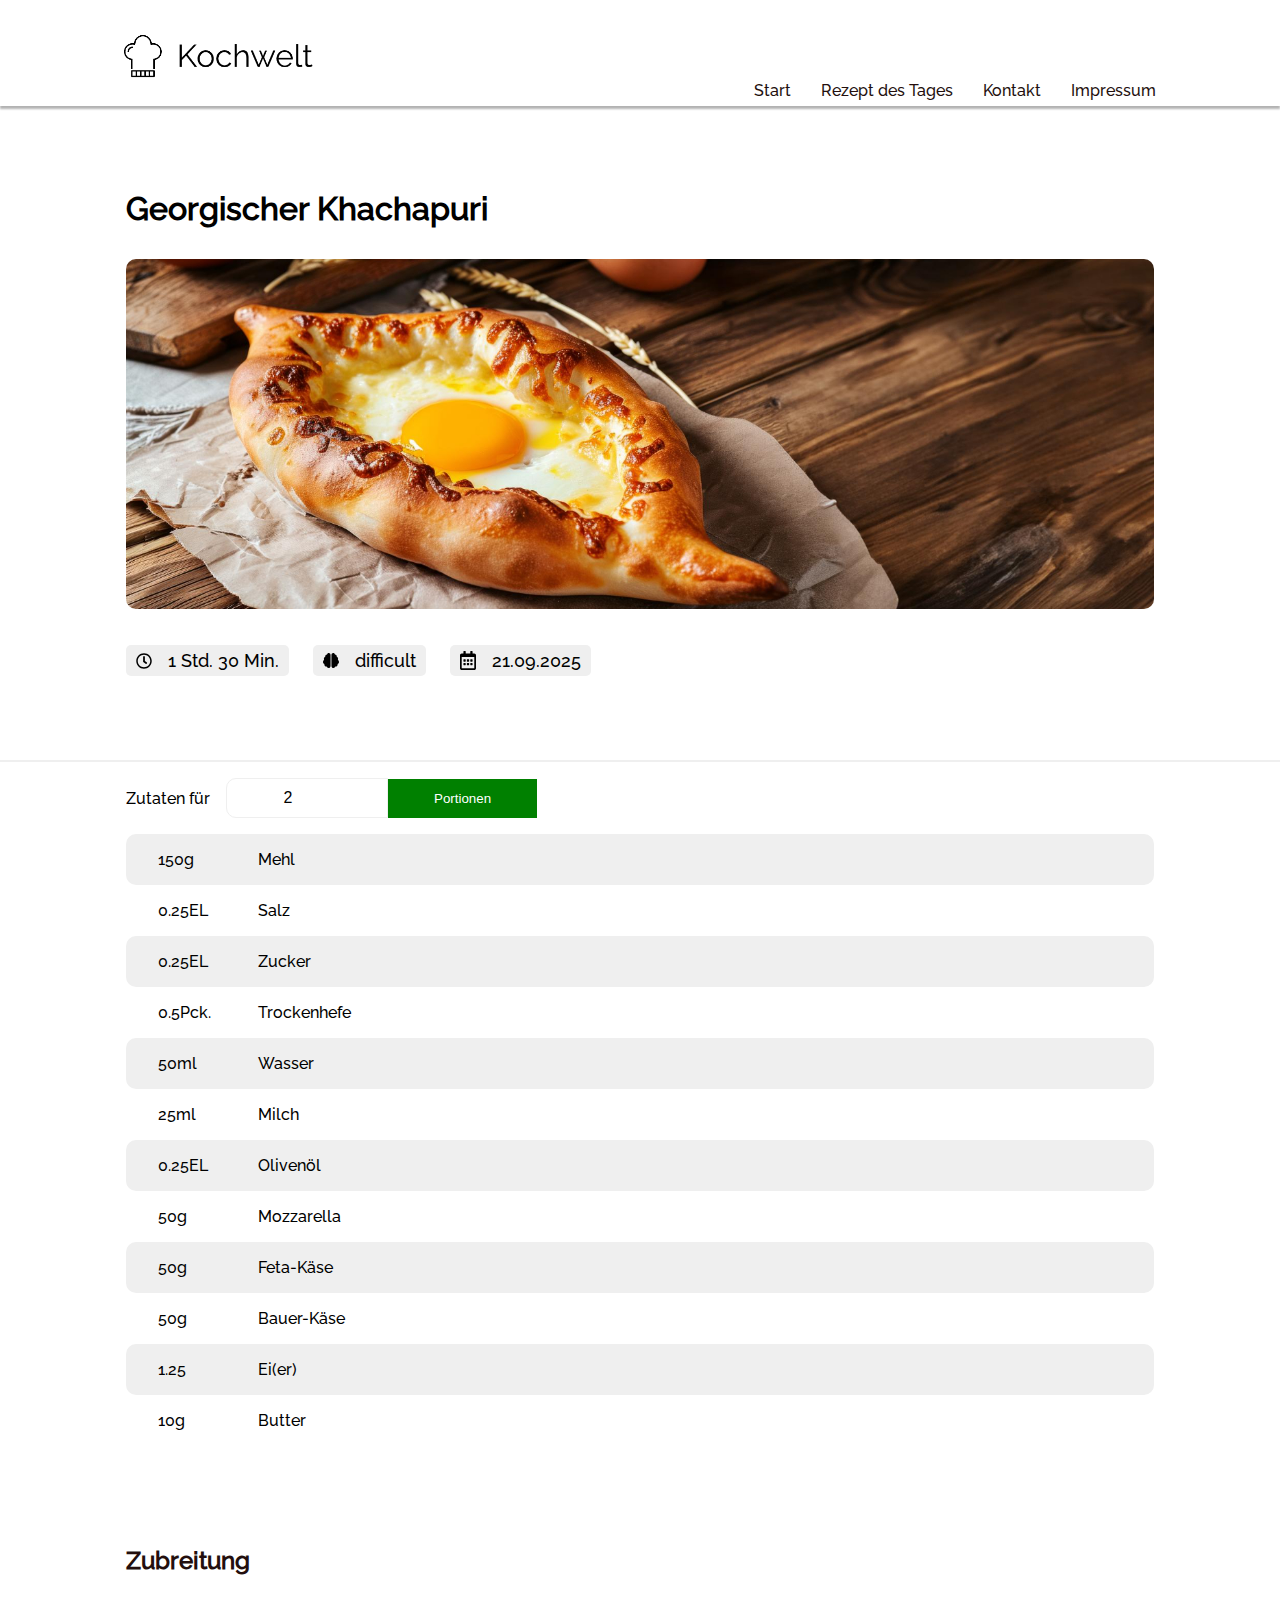
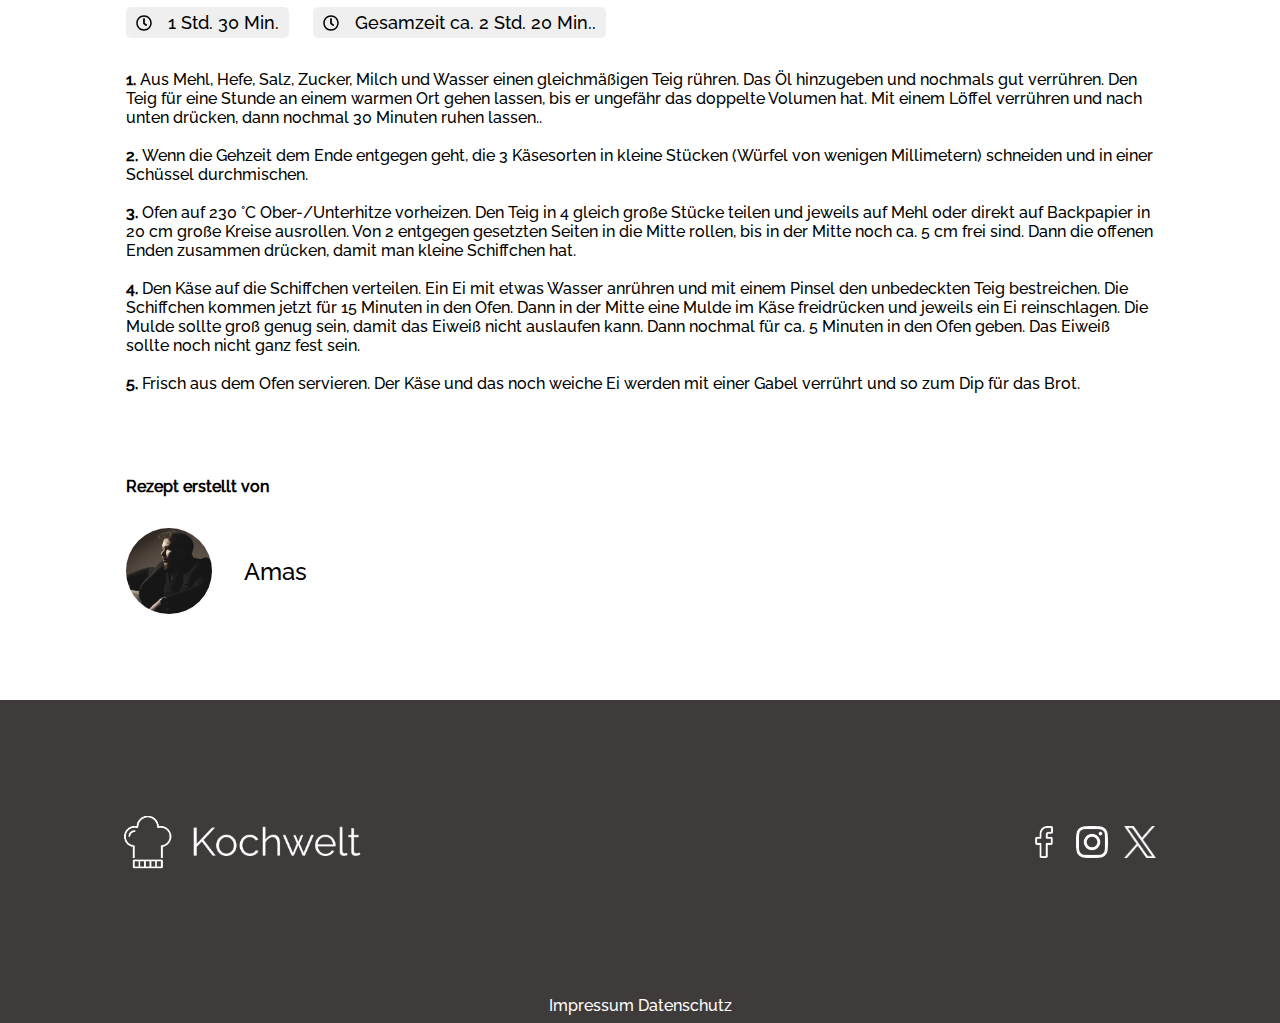
<file: recipe-of-day-amas.html>
<!DOCTYPE html>
<html lang="en">

<head>
  <meta charset="UTF-8">
  <meta name="viewport" content="width=device-width, initial-scale=1.0">
  <title>Rezept Seite</title>
  <link rel="stylesheet" href="./styles.css">
  <link rel="stylesheet" href="./style-recipe-of-day-vorlage.css">
  <script src="./scripts.js"></script>
</head>

<body>

  <header class="header">

    <div class="limitation_header">

      <a href="./index.html">
        <img class="logo" src="./assets/img/logo.png" alt="Logo" />
      </a>

      <nav class="nav">
        <a href="./index.html" class="navbar_links">Start</a>
        <a href="./recipe-of-day-akin.html" class="navbar_links">Rezept des Tages</a>
        <a href="./contact.html" class="navbar_links">Kontakt</a>
        <a href="./impressum.html" class="navbar_links">Impressum</a>
        <a href="" onclick="showSidebar(event)"><img src="./assets/img/icons/Burger_Menu.png" alt="Burger_Menu"
            class="burger_Menu" /></a>

        <ul class="sidebar">
          <a href="#" onclick="hideSidebar(event)"><img src="./assets/img/icons/Burger_Menu_Close.png"
              alt="burger_menu_close" class="burger_menu_close" /></a>
          <li><a href="./index.html">Start</a></li>
          <li><a href="./recipe-of-day-akin.html">Rezept des Tages</a></li>
          <li><a href="./contact.html">Kontakt</a></li>
          <li><a href="./impressum.html">Impressum</a></li>
        </ul>
      </nav>

    </div>

  </header>

  <main class="main_recipe">

  <section class="hero">

    <div class=" limitation-container">

    <h1 class="recipe_headlining">Georgischer Khachapuri</h1>
    <img src="./assets/img/Amas_Georgischer_Khachapuri/BG_Khachapuri.jpg" alt="hero_image" class="hero_image">

    <section class="hero_infos">

      <div class="clock_icon_text">
        <img src="./assets/img/icons/clock-regular.svg" alt="clock" class="hero_icons">
        <h5>1 Std. 30 Min.</h5>
      </div>

      <div class="brain_icon_text">
        <img src="./assets/img/icons/brain-solid.svg" alt="brain" class="hero_icons">
        <h5>difficult</h5>
      </div>

      <div class="calendar_icon_text">
        <img src="./assets/img/icons/calendar-alt-regular.svg" alt="calendar" class="hero_icons">
        <h5>21.09.2025</h5>
      </div>

      </div>

    </section>

    <div class="hero_line">
    </div>
  </section>


  <section class="section_portions_ingredients">


    <section class="section_portions limitation-container">

      <label class="ingredients_for_text" for="amount">Zutaten für</label>
      <input id="amount" min="2" max="6" value="2" type="number">
      <button id="button">Portionen</button>

    </section>

    <section class="section_ingredients limitation-container">


      <ul>
        <li class="ing bg_grey">
          <div class="ing_meta">
            <p class="ing_amount">150</p>
            <p class="ing_unit">g</p>
          </div>
          <p class="ing_text">Mehl</p>
        </li>

        <li class="ing">
          <div class="ing_meta">
            <p class="ing_amount">0.25</p>
            <p class="ing_unit">EL</p>
          </div>
          <p class="ing_text">Salz</p>
        </li>

        <li class="ing bg_grey">
          <div class="ing_meta">
            <p class="ing_amount">0.25</p>
            <p class="ing_unit">EL</p>
          </div>
          <p class="ing_text">Zucker</p>
        </li>

        <li class="ing">
          <div class="ing_meta">
            <p class="ing_amount">0.5</p>
            <p class="ing_unit">Pck.</p>
          </div>
          <p class="ing_text">Trockenhefe</p>
        </li>

        <li class="ing bg_grey">
          <div class="ing_meta">
            <p class="ing_amount">50</p>
            <p class="ing_unit">ml</p>
          </div>
          <p class="ing_text">Wasser</p>
        </li>

        <li class="ing">
          <div class="ing_meta">
            <p class="ing_amount">25</p>
            <p class="ing_unit">ml</p>
          </div>
          <p class="ing_text">Milch</p>
        </li>

        <li class="ing bg_grey">
          <div class="ing_meta">
            <p class="ing_amount">0.25</p>
            <p class="ing_unit">EL</p>
          </div>
          <p class="ing_text">Olivenöl</p>
        </li>

        <li class="ing">
          <div class="ing_meta">
            <p class="ing_amount">50</p>
            <p class="ing_unit">g</p>
          </div>
          <p class="ing_text">Mozzarella</p>
        </li>

        <li class="ing bg_grey">
          <div class="ing_meta">
            <p class="ing_amount">50</p>
            <p class="ing_unit">g</p>
          </div>
          <p class="ing_text">Feta-Käse</p>
        </li>

        <li class="ing">
          <div class="ing_meta">
            <p class="ing_amount">50</p>
            <p class="ing_unit">g</p>
          </div>
          <p class="ing_text">Bauer-Käse</p>
        </li>

        <li class="ing bg_grey">
          <div class="ing_meta">
            <p class="ing_amount">1.25</p>
            <p class="ing_unit"></p>
          </div>
          <p class="ing_text">Ei(er)</p>
        </li>

        <li class="ing">
          <div class="ing_meta">
            <p class="ing_amount">10</p>
            <p class="ing_unit">g</p>
          </div>
          <p class="ing_text">Butter</p>
        </li>
      </ul>


    </section>

    <article class="preparation limitation-container">

      <h2 class="recipe_headlining">Zubreitung</h2>

      <section class="hero_infos  hero_infos_2">

        <div class="clock_icon_text">
          <img src="./assets/img/icons/clock-regular.svg" alt="clock" class="hero_icons">
          <h5>1 Std. 30 Min.</h5>
        </div>

        <div class="clock_icon_text">
          <img src="./assets/img/icons/clock-regular.svg" alt="clock" class="hero_icons">
          <h5>Gesamzeit ca. 2 Std. 20 Min..</h5>
        </div>
      </section>

      <p class="preparation_text"><span class="text_numbers">1. </span> Aus Mehl, Hefe, Salz, Zucker, Milch und Wasser
        einen gleichmäßigen Teig rühren. Das Öl
        hinzugeben und nochmals gut verrühren. Den Teig für eine Stunde an einem warmen Ort gehen lassen, bis er
        ungefähr das doppelte Volumen hat. Mit einem Löffel verrühren und nach unten drücken, dann nochmal 30 Minuten
        ruhen lassen..
        <br><br>
        <span class="text_numbers">2. </span> Wenn die Gehzeit dem Ende entgegen geht, die 3 Käsesorten in kleine
        Stücken (Würfel von wenigen Millimetern)
        schneiden und in einer Schüssel durchmischen.
        <br><br>
        <span class="text_numbers">3. </span>Ofen auf 230 °C Ober-/Unterhitze vorheizen. Den Teig in 4 gleich große
        Stücke teilen und jeweils auf Mehl oder
        direkt auf Backpapier in 20 cm große Kreise ausrollen. Von 2 entgegen gesetzten Seiten in die Mitte rollen, bis
        in der Mitte noch ca. 5 cm frei sind. Dann die offenen Enden zusammen drücken, damit man kleine Schiffchen hat.
        <br><br>
        <span class="text_numbers">4. </span>Den Käse auf die Schiffchen verteilen. Ein Ei mit etwas Wasser anrühren und
        mit einem Pinsel den unbedeckten
        Teig bestreichen. Die Schiffchen kommen jetzt für 15 Minuten in den Ofen. Dann in der Mitte eine Mulde im Käse
        freidrücken und jeweils ein Ei reinschlagen. Die Mulde sollte groß genug sein, damit das Eiweiß nicht auslaufen
        kann. Dann nochmal für ca. 5 Minuten in den Ofen geben. Das Eiweiß sollte noch nicht ganz fest sein.
        <br><br>
        <span class="text_numbers">5. </span>Frisch aus dem Ofen servieren. Der Käse und das noch weiche Ei werden mit
        einer Gabel verrührt und so zum Dip
        für das Brot.
      </p>
    </article>

    <section class="section_profile limitation-container">
      <h4 class="recipe_headlining">Rezept erstellt von</h4>


      <div class="profile">
        <img src="./assets/img/Amas_Georgischer_Khachapuri/Amas_profile_image.PNG" alt="profile_image"
          class="profile_image_amas">
        <h5 class="profile_name">Amas</h5>
      </div>
    </section>

  </section>

  </main>

    <footer>

    <section class="sec_footer">

      <div class="footer-container limitation_footer">

        <a href="index.html"><img class="logo-big" src="./assets/img/logo-kochwelt-white.svg" alt="Kochwelt Logo" /></a>





        <div class="social-media">
          <a href="https://www.facebook.com"><img class="sm-logo-footer" src="./assets/img/facebook_white.png"
              alt="Facebook Logo" /></a>
          <a href="https://www.instagram.com"><img class="sm-logo-footer" src="./assets/img/instagram_white.png"
              alt="Instagram Logo" /></a>
          <a href="https://www.x.com"><img class="sm-logo-footer" src="./assets/img/x-logo-white.png"
              alt="X Logo" /></a>
        </div>



      </div>

    </section>


    <div class="fotter_imp_div">
      <div class="limitation_footer">
      <a href="impressum.html" class="footer_imp_d">Impressum Datenschutz</a>
      </div>
    </div>

  </footer>


</body>

</html>
</file>
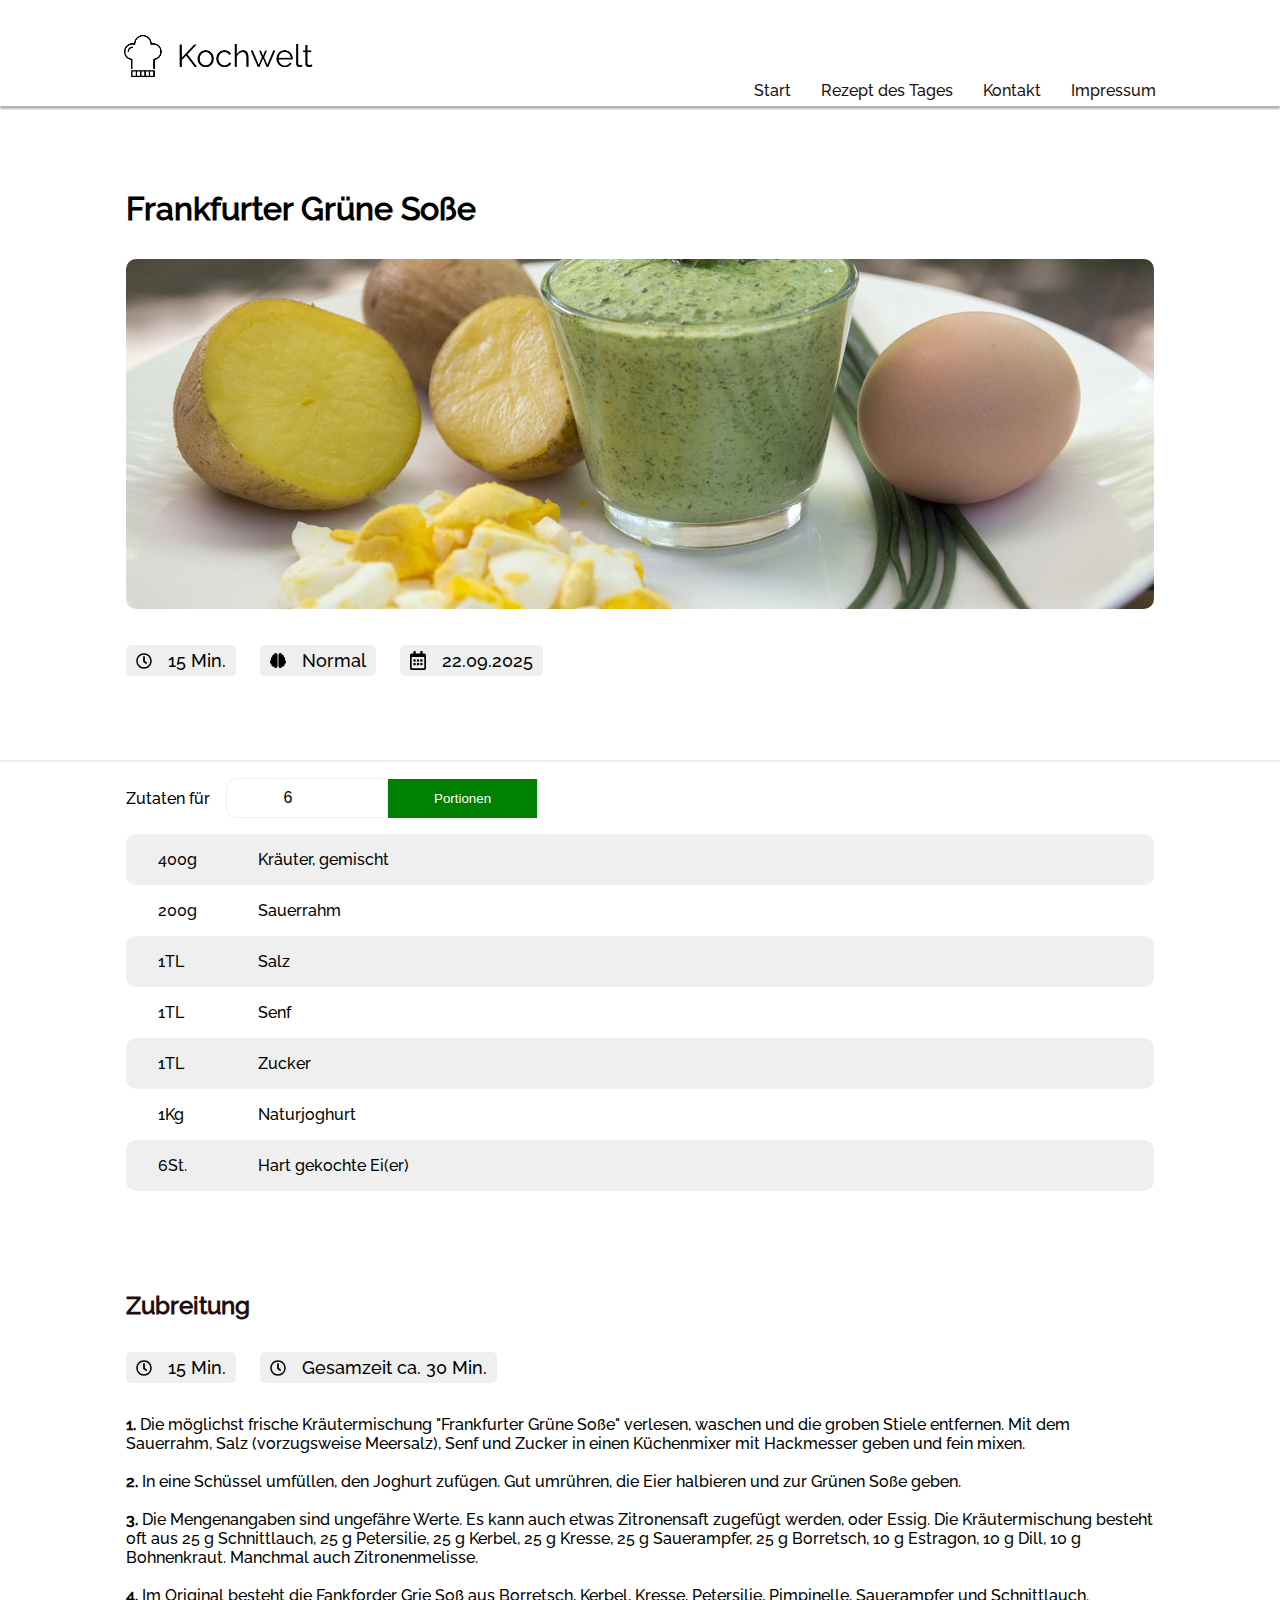
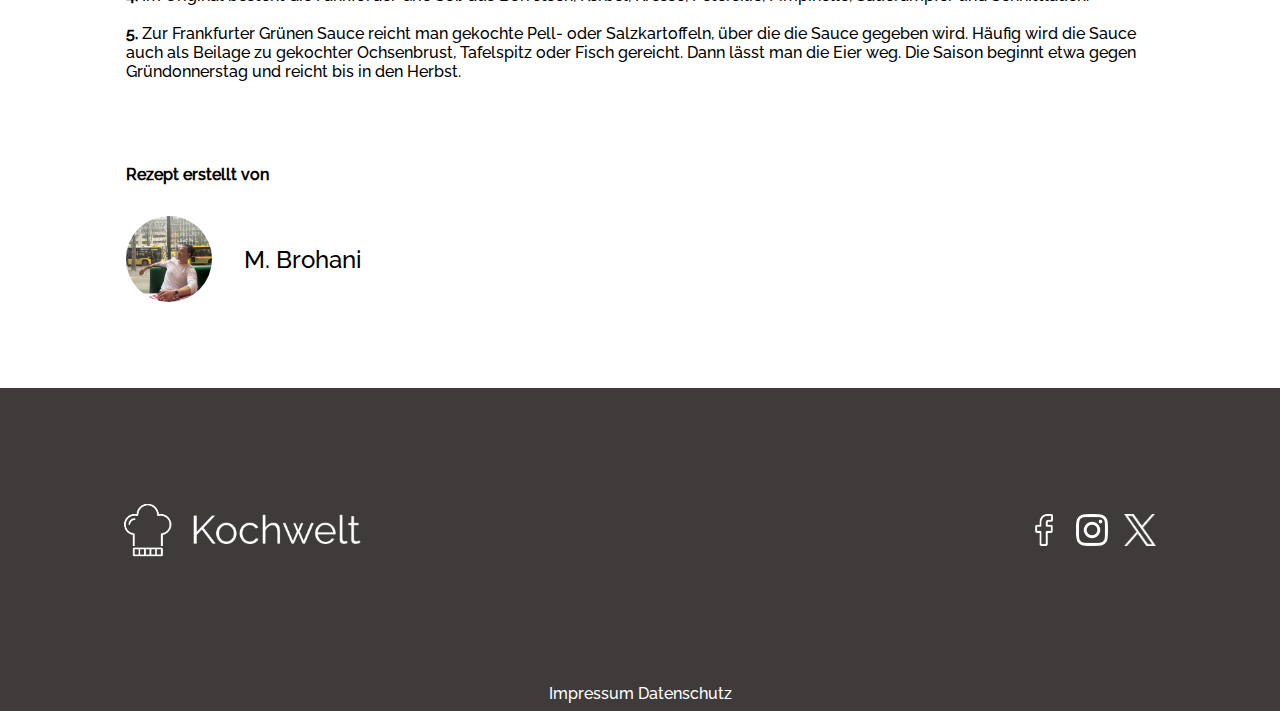
<file: recipe-of-day-mohamed.html>
<!DOCTYPE html>
<html lang="en">

<head>
  <meta charset="UTF-8">
  <meta name="viewport" content="width=device-width, initial-scale=1.0">
  <title>Rezept Seite</title>
  <link rel="stylesheet" href="./styles.css">
  <link rel="stylesheet" href="./style-recipe-of-day-vorlage.css">
  <script src="./scripts.js"></script>
</head>

<body>



  <header class="header">

    <div class="limitation_header">

      <a href="./index.html">
        <img class="logo" src="./assets/img/logo.png" alt="Logo" />
      </a>

      <nav class="nav">
        <a href="./index.html" class="navbar_links">Start</a>
        <a href="./recipe-of-day-akin.html" class="navbar_links">Rezept des Tages</a>
        <a href="./contact.html" class="navbar_links">Kontakt</a>
        <a href="./impressum.html" class="navbar_links">Impressum</a>
        <a href="" onclick="showSidebar(event)"><img src="./assets/img/icons/Burger_Menu.png" alt="Burger_Menu"
            class="burger_Menu" /></a>

        <ul class="sidebar">
          <a href="#" onclick="hideSidebar(event)"><img src="./assets/img/icons/Burger_Menu_Close.png"
              alt="burger_menu_close" class="burger_menu_close" /></a>
          <li><a href="./index.html">Start</a></li>
          <li><a href="./recipe-of-day-akin.html">Rezept des Tages</a></li>
          <li><a href="./contact.html">Kontakt</a></li>
          <li><a href="./impressum.html">Impressum</a></li>
        </ul>
      </nav>

    </div>

  </header>

  <main class="main_recipe">

    <section class="hero">

      <div class=" limitation-container">

      <h1 class="recipe_headlining">Frankfurter Grüne Soße</h1>
      <img src="./assets/img/Mohamed_Frankfurter_Grüne_Soße/frankfurts-green-sauce-hero-image.jpg" alt="hero_image" class="hero_image">

      <section class="hero_infos">

        <div class="clock_icon_text">
          <img src="./assets/img/icons/clock-regular.svg" alt="clock" class="hero_icons">
          <h5>15 Min.</h5>
        </div>

        <div class="brain_icon_text">
          <img src="./assets/img/icons/brain-solid.svg" alt="brain" class="hero_icons">
          <h5>Normal</h5>
        </div>

        <div class="calendar_icon_text">
          <img src="./assets/img/icons/calendar-alt-regular.svg" alt="calendar" class="hero_icons">
          <h5>22.09.2025</h5>
        </div>

        </div>

      </section>

      <div class="hero_line">
      </div>
    </section>


    <section class="section_portions_ingredients">


      <section class="section_portions limitation-container">

        <label class="ingredients_for_text" for="amount">Zutaten für</label>
        <input id="amount" min="2" max="6" value="6" type="number">
        <button id="button">Portionen</button>

      </section>

      <section class="section_ingredients limitation-container">


        <ul>
          <li class="ing bg_grey">
            <div class="ing_meta">
              <p class="ing_amount">400</p>
              <p class="ing_unit">g</p>
            </div>
            <p class="ing_text">Kräuter, gemischt</p>
          </li>

          <li class="ing">
            <div class="ing_meta">
              <p class="ing_amount">200</p>
              <p class="ing_unit">g</p>
            </div>
            <p class="ing_text">Sauerrahm</p>
          </li>

          <li class="ing bg_grey">
            <div class="ing_meta">
              <p class="ing_amount">1</p>
              <p class="ing_unit">TL</p>
            </div>
            <p class="ing_text">Salz</p>
          </li>

          <li class="ing">
            <div class="ing_meta">
              <p class="ing_amount">1</p>
              <p class="ing_unit">TL</p>
            </div>
            <p class="ing_text">Senf</p>
          </li>

          <li class="ing bg_grey">
            <div class="ing_meta">
              <p class="ing_amount">1</p>
              <p class="ing_unit">TL</p>
            </div>
            <p class="ing_text">Zucker</p>
          </li>

          <li class="ing">
            <div class="ing_meta">
              <p class="ing_amount">1</p>
              <p class="ing_unit">Kg</p>
            </div>
            <p class="ing_text">Naturjoghurt</p>
          </li>

          <li class="ing bg_grey">
            <div class="ing_meta">
              <p class="ing_amount">6</p>
              <p class="ing_unit">St.</p>
            </div>
            <p class="ing_text">Hart gekochte Ei(er)</p>
          </li>


      </section>

      <article class="preparation limitation-container">

        <h2 class="recipe_headlining">Zubreitung</h2>

        <section class="hero_infos hero_infos_2">

          <div class="clock_icon_text">
            <img src="./assets/img/icons/clock-regular.svg" alt="clock" class="hero_icons">
            <h5>15 Min.</h5>
          </div>

          <div class="clock_icon_text">
            <img src="./assets/img/icons/clock-regular.svg" alt="clock" class="hero_icons">
            <h5>Gesamzeit ca. 30 Min.</h5>
          </div>
        </section>

        <p class="preparation_text"><span class="text_numbers">1. </span>
          Die möglichst frische Kräutermischung "Frankfurter Grüne Soße" verlesen, waschen und die groben Stiele
          entfernen. Mit dem Sauerrahm, Salz (vorzugsweise Meersalz), Senf und Zucker in einen Küchenmixer mit Hackmesser
          geben und fein mixen.
          <br><br>
          <span class="text_numbers">2. </span> In eine Schüssel umfüllen, den Joghurt zufügen. Gut umrühren, die Eier
          halbieren und zur Grünen Soße geben.
          <br><br>
          <span class="text_numbers">3. </span>Die Mengenangaben sind ungefähre Werte. Es kann auch etwas Zitronensaft
          zugefügt werden, oder Essig. Die Kräutermischung besteht oft aus 25 g Schnittlauch, 25 g Petersilie, 25 g
          Kerbel, 25 g Kresse, 25 g Sauerampfer, 25 g Borretsch, 10 g Estragon, 10 g Dill, 10 g Bohnenkraut. Manchmal auch
          Zitronenmelisse.
          <br><br>
          <span class="text_numbers">4. </span>Im Original besteht die Fankforder Grie Soß aus Borretsch, Kerbel, Kresse,
          Petersilie, Pimpinelle, Sauerampfer und Schnittlauch.
          <br><br>
          <span class="text_numbers">5. </span>Zur Frankfurter Grünen Sauce reicht man gekochte Pell- oder Salzkartoffeln,
          über die die Sauce gegeben wird. Häufig wird die Sauce auch als Beilage zu gekochter Ochsenbrust, Tafelspitz
          oder Fisch gereicht. Dann lässt man die Eier weg. Die Saison beginnt etwa gegen Gründonnerstag und reicht bis in
          den Herbst.
        </p>
      </article>

      <section class="section_profile limitation-container">
        <h4 class="recipe_headlining">Rezept erstellt von</h4>


        <div class="profile">
          <img src="./assets/img/Mohamed_Frankfurter_Grüne_Soße/Profilbild_Mohamed.jpg" alt="profile_image" class="profile_image_amas">
          <h5 class="profile_name">M. Brohani</h5>
        </div>
      </section>

    </section>

  </main>

  <footer>

    <section class="sec_footer">

      <div class="footer-container limitation_footer">

        <a href="index.html"><img class="logo-big" src="./assets/img/logo-kochwelt-white.svg" alt="Kochwelt Logo" /></a>





        <div class="social-media">
          <a href="https://www.facebook.com"><img class="sm-logo-footer" src="./assets/img/facebook_white.png"
              alt="Facebook Logo" /></a>
          <a href="https://www.instagram.com"><img class="sm-logo-footer" src="./assets/img/instagram_white.png"
              alt="Instagram Logo" /></a>
          <a href="https://www.x.com"><img class="sm-logo-footer" src="./assets/img/x-logo-white.png"
              alt="X Logo" /></a>
        </div>



      </div>

    </section>


    <div class="fotter_imp_div">
      <div class="limitation_footer">
      <a href="impressum.html" class="footer_imp_d">Impressum Datenschutz</a>
      </div>
    </div>

  </footer>





</body>

</html>
</file>
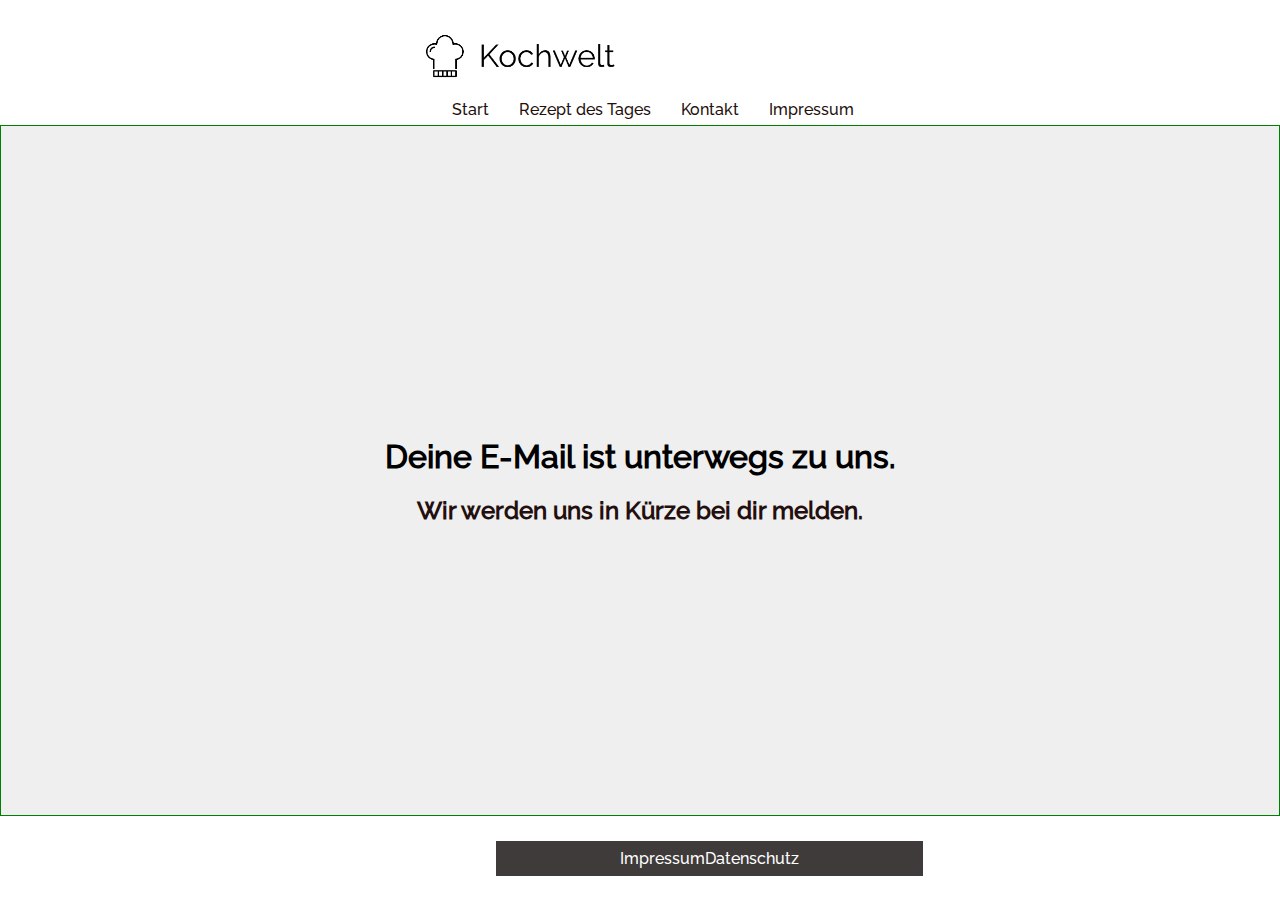
<file: send_mail.html>
<!DOCTYPE html>
<html lang="en">

<head>
  <meta charset="UTF-8" />
  <meta name="viewport" content="width=device-width, initial-scale=1.0" />
  <title>Kochwelt</title>
  <link rel="stylesheet" href="./styles.css" />
  <link rel="icon" type="image/x-icon" href="./assets/img/kochwelt_favicon_white.ico" />
  <script src="./scripts.js"></script>
</head>

<body>

   <header>
    <div class="content_limitation">
      <div class="header"> 
        <a href="./index.html">
          <img class="logo" src="./assets/img/logo.png" alt="Logo" />
        </a>

        <nav class="nav">
          <a href="./index.html" class="navbar_links">Start</a>
          <a href="./recipe-of-day-akin.html" class="navbar_links">Rezept des Tages</a>
          <a href="./contact.html" class="navbar_links">Kontakt</a>
          <a href="./impressum.html" class="navbar_links">Impressum</a>
          <a href="" onclick="showSidebar(event)"><img src="./assets/img/icons/Burger_Menu.png" alt="Burger_Menu"
              class="burger_Menu" /></a>

          <ul class="sidebar">
            <a href="#" onclick="hideSidebar(event)"><img src="./assets/img/icons/Burger_Menu_Close.png"
                alt="burger_menu_close" class="burger_menu_close" /></a>
            <li><a href="./index.html">Start</a></li>
            <li><a href="./recipe-of-day-akin.html">Rezept des Tages</a></li>
            <li><a href="./contact.html">Kontakt</a></li>
            <li><a href="./impressum.html">Impressum</a></li>
          </ul>
        </nav>
      </div>
    </div>  
  </header>

            <div class="email_sent">
            <h1>Deine E-Mail ist unterwegs zu uns.</h1>
            <h2>Wir werden uns in Kürze bei dir melden.</h2>
            </div>

   <footer>
      <div class="content_limitation">
        <div class="footer-container">

          <a href="index.html"><img class="logo-big" src="./assets/img/logo-kochwelt-white.svg" alt="Kochwelt Logo" /></a>
          
          <div class="fotter_imp_div">
              <a href="impressum.html" class="footer_imp_d">Impressum</a> 
              <a href="impressum.html" class="footer_imp_d">Datenschutz</a>
          </div>
        
          <div class="social-media">
            <a href="https://www.facebook.com"><img class="sm-logo-footer" src="./assets/img/facebook_white.png"
                alt="Facebook Logo" /></a>
            <a href="https://www.instagram.com"><img class="sm-logo-footer" src="./assets/img/instagram_white.png"
                alt="Instagram Logo" /></a>
            <a href="https://www.x.com"><img class="sm-logo-footer" src="./assets/img/x-logo-white.png" alt="X Logo" /></a>
          </div>
        
        </div>
      </div>  
  </footer>

</body>

</html>
</file>
<file: styles.css>
.limitation_header{
  max-width: 1440px;
  display: flex;
  justify-content: space-between;
  align-items: flex-end;
  width: 100%;
}

.limitation_main_section{
  max-width: 1440px;
  display: flex;
  justify-content: space-between;
  align-items: flex-start;
  padding-bottom: 64px;
  padding-top: 64px;
  padding-right: 124px;
  padding-left: 124px;
}

.limitation_new_recipe{
  max-width: 1440px;
    display: flex;
  justify-content: space-between;
  align-items: center;
  width: 100%;
  
}

.limitation_wib{
  max-width: 1440px;
  margin: 0 auto;
}

.limitation_footer{
  max-width: 1440px;
  margin: 0 auto;
  
}


body {
  margin: 0;
  padding: 0;
  font-family: "Raleway", sans-serif;
  display: flex;
  flex-direction: column;
  min-height: 100vh;

}

p {
  margin: 0;
}


.main_recipes_links {
  text-decoration: none;
  color: #230f0e;
}

.main_recipes_links:hover {
  color: #403b3b;
}

@font-face {
  font-family: "Raleway";
  src: url(./assets/font/Raleway-VariableFont_wght.ttf);
  src: url(./assets/font/Raleway-VariableFont_wght.ttf);
  font-style: normal;
  font-weight: 500;
}

header {
  display: flex;
  justify-content: center;
  align-items: flex-end;

  padding-right: 124px;
  padding-left: 124px;
  padding-top: 16px;
  padding-bottom: 6px;
  box-shadow: 0px 3px 2px rgb(0, 0, 0, 0.3);
}

.logo {
  height: 64px;
  width: auto;
  padding-bottom: 8px;
  padding-top: 8px;
}

.navbar_links {
  color: #230f0e;
  padding-left: 26px;
  text-decoration: none;
}

.navbar_links:hover {
  text-decoration-line: underline;
  text-decoration-thickness: 2px;
  text-underline-offset: 8px;
  transition: color 125ms;
  color: #008000;
  padding-left: 26px;
}

.burger_Menu {
  width: 40px;
  height: auto;
  padding-left: 32px;
  padding-bottom: 25px;
  display: none;
}

.burger_menu_close {
  width: 40px;
  height: auto;
}

nav ul {
  width: 100%;
  list-style: none;
}

nav a {
  text-decoration: none;
  color: #230f0e;
  margin-top: 16px;
}

.sidebar {
  margin: 0;
  position: fixed;
  top: 0;
  right: 0;
  height: 100vh;
  width: 250px;
  z-index: 999;
  background-color: rgba(239, 239, 239, 0.98);
  backdrop-filter: 10px;
  box-shadow: -10px 0 10px rgba(0, 0, 0, 0.1);
  display: none;
  flex-direction: column;
  align-items: flex-start;
  justify-content: flex-start;
}

.sidebar li {
  width: 100%;
  padding-top: 32px;
  padding-left: 8px;
}

.sidebar a {
  width: 100%;
}

.sidebar a:hover {
  text-decoration-line: underline;
  text-decoration-thickness: 2px;
  text-underline-offset: 8px;
  transition: color 125ms;
  color: #008000;
}

/* Header endet hier */

.main_headlining {
  margin-bottom: 16px;
}

h2 {
  color: #230f0e;
  font-size: 24px;
  margin: 0;
  margin-block-start: 0em;
  margin-block-end: 0em;
  font-weight: 600;
}

h3 {
  font-size: 18px;
  font-weight: 300;
  color: gray;
  margin-block-start: 0em;
  margin-block-end: 0em;
}

.main{
  flex: 1;
}

.main_section {
  display: flex;
  justify-content: center;
  align-items: flex-start;
}

.main_img {
  border-radius: 10px;
  height: 250px;
  width: auto;
  margin-right: 24px;
}

.main_text {
  display: flex;
  flex-direction: column;
  justify-content: space-evenly;
  align-items: flex-start;
}

/* .main_recipe_text{
  padding-left: 16px;
  padding-right: 16px;
} */

.button {
  background-color: #008000;
  color: white;
  margin-top: 48px;
  padding-left: 46px;
  padding-right: 46px;
  padding-top: 12px;
  padding-bottom: 12px;
  border: none;
  cursor: pointer;
  flex-grow: 0;
  transition: opacity 0.2s ease-in-out;
}

.button:hover {
  opacity: 0.9;
}

.email_sent {
  display: flex;
  justify-content: center;
  align-items: center;
  flex-direction: column;
  padding-top: 120px;
  padding-bottom: 120px;
  border: #008000 1px solid;
  background-color: #efefef;
    flex: 1;
}

/* Main section endet hier */

h5 {
  font-size: 13px;
  padding: 0;
  margin: 0;
}

.new_recipes {
  background-color: #efefef;
  padding-top: 24px;
  padding-bottom: 62px;
}

.new_recipes_headlining {
  display: flex;
  justify-content: center;
  align-items: center;
  font-weight: 600;
  color: #230f0e;
}

.section_new_recipes {
  display: flex;
  justify-content: center;
  align-items: center;
  margin-left: 124px;
  margin-right: 124px;
}

.new_recipes_img {
  height: 186px;
  width: 186px;
  object-fit: cover;
  margin-top: 24px;
  margin-bottom: 8px;
  border-radius: 10px;
  transition: opacity 0.2s ease-in-out;
}

.new_recipes_img:hover {
  opacity: 0.9;
}

.new_recipes_img_text {
  display: flex;
  flex-direction: column;
  justify-content: space-evenly;
  align-items: center;
}

/* Section Neue Rezepte endet hier */

.wib {
  padding-bottom: 120px;
  padding-top: 64px;
}

.section_what_is_better {
  display: flex;
}

.what_is_better_headlining {
  display: flex;
  justify-content: center;
  align-items: center;

  margin-bottom: 64px;
}

.what_is_better_img_text {
  display: flex;
  justify-content: space-between;
  align-items: flex-start;
  margin-left: 124px;
  margin-right: 124px;
}

.what_is_better_img {
  height: 186px;
  width: 186px;
  object-fit: cover;
  border-radius: 10px;
  margin-left: 46px;
}

/* Section what is better ende hier */

.sec_footer {
  background-color: #403b3b;
  display: flex;
  justify-content: space-between;
  height: 288px;

  align-items: center;
  padding-right: 124px;
  padding-left: 124px;
}

.logo-small {
  display: none;
}

.footer-container {
  display: flex;
  justify-content: space-between;
  align-items: center;
  width: 100%;
}

.logo-big {
  height: 80px;
  object-fit: contain;
}

.sm-logo-footer {
  height: 32px;
  width: 32px;
  object-fit: contain;
}

.social-media {
  display: flex;
  gap: 16px;
}

.social-media a:hover {
  transform: scale(1.1);
  transition: all 0.15s ease-in-out;
  cursor: pointer;
}

.fotter_imp_div {
  display: flex;
  justify-content: flex-start;
  align-items: center;
  background-color: #403b3b;

  padding-left: 124px;
  padding-right: 124px;
  padding-bottom: 8px;
  padding-top: 8px;
}

.footer_imp_d {
  display: flex;

  color: white;
  text-align: center;
  text-decoration: none;
  transition: opacity 0.2s ease-in-out;
}

.footer_imp_d:hover {
  opacity: 0.5;
}

/* Footer endet hier */

/* CSS für contact.html */

.contact-section {
  display: flex;
  justify-content: center;
  padding: 60px 20px;
  background: #fff;
}

.contact-form {
  background: #eee;
  padding: 30px;
  border-radius: 10px;
  width: 100%;
  max-width: 500px;
  box-shadow: 0 3px 6px rgba(0, 0, 0, 0.1);
}

.contact-form h3 {
  margin-bottom: 20px;
  font-weight: 600;
}

.contact-form label {
  display: block;
  margin: 10px 0 5px;
}

.contact-form input,
.contact-form textarea {
  width: 100%;
  padding: 10px;
  border: none;
  border-radius: 5px;
  margin-bottom: 15px;
  font-family: "Raleway", sans-serif;
  font-size: 1em;
}

.contact-form button {
  display: block;
  width: 100%;
  padding: 10px;
  background: green;
  color: #fff;
  border: none;
  border-radius: 5px;
  font-weight: bold;
  cursor: pointer;
  transition: background 0.3s;
}

.contact-form button:hover {
  background: darkgreen;
}

.email-sent {
  text-decoration: none;
  color: white;
}

.email-received {
  background-color: #008000;
  color: white;
  display: inline-block;
  padding: 150px;
  text-align: center;
}

@media (max-width: 1096px) {
  .main_img {
    margin-right: 0px;
    height: 100%;
    width: 450px;
    object-fit: cover;
  }

  h3 {
    text-align: center;
  }

  h2 {
    font-size: 18px;
  }

  .limitation_main_section {
    flex-direction: column;
    align-items: center;
  }

  .main_text {
    flex-direction: column;
    align-items: center;
  }

  .main_headlining {
    margin-top: 16px;
    font-size: 20px;
    text-align: center;
    padding-left: 76px;
    padding-right: 76px;
  }
}

@media (max-width: 924px) {
  .navbar_links {
    display: none;
  }

  .burger_Menu {
    display: flex;
  }

  .what_is_better_img_text {
    flex-direction: column-reverse;
    align-items: center;
    justify-content: center;
    margin-left: 126px;
    margin-right: 126px;
    gap: 16px;
  }

  .what_is_better_headlining {
    margin-bottom: 32px;
  }

  .what_is_better_img {
    margin-left: 0;
    width: 550px;
    height: 100%;
  }

  .fotter_imp_div {
    flex-direction: column;
    padding-bottom: 8px;
  }
}

@media (max-width: 876px) {
  .new_recipes_img {
    width: 250px;
    height: 250px;
    margin-top: 42px;
  }

  .new_recipes_headlining {
    margin-top: 32px;
  }

  .limitation_new_recipe {
    flex-direction: column;
  }
}

@media (max-width: 776px) {
  .limitation_header {
    justify-content: space-between;
  }

   .main_recipe_text {
    font-size: 14px;
    padding-left: 16px;
    padding-right: 16px;
  }

  h2 {
    text-align: center;
  }

  .main_headlining {
    padding-left: 0px;
    padding-right: 0px;
  }

  .main_img {
    margin: 0;
  }

  .what_is_better_img_text {
    flex-direction: column-reverse;
    align-items: center;
    margin-left: 16px;
    margin-right: 16px;
  }

  .what_is_better_img {
    margin: 0;
    margin-bottom: 16px;
    align-items: center;
  }

  .limitation_main_section {
    padding-right: 0px;
    padding-left: 0px;
  }
}

@media (max-width: 660px) {
  .main_recipe_text {
    font-size: 14px;
    padding-left: 16px;
    padding-right: 16px;
  }

  p {
    font-size: 14px;
  }
}

@media (max-width: 600px) {
  .footer-container {
    flex-direction: column;
  }

  .logo-big {
    margin-bottom: 24px;
  }

  .what_is_better_img {
    width: 350px;
    height: 100%;
  }
}

@media (max-width: 545px) {
  .email_sent {
    padding-left: 32px;
    padding-right: 32px;
  }
  
  .email_sent h1 {
    font-size: 24px;
    text-align: center;
  }
}



@media (max-width: 520px) {
  .main_img {
    width: 360px;
    height: auto;
  }

  .new_recipes_img {
    width: 186px;
    height: 186px;
  }

  .limitation_header {
    justify-content: center;
    align-items: center;
  }

  .logo {
    height: 42px;
    width: auto;
  }

  .burger_Menu {
    width: 35px;
    height: auto;
    padding-top: 0px;
    padding-bottom: 0px;
  }

  .burger_menu_close {
    padding-left: 12px;
  }

  .sidebar {
    width: 100%;
    text-align: center;
    padding-top: 64px;
  }

  .limitation_main_section {
    padding-bottom: 64px;
    padding-top: 64px;
    padding-right: 8px;
    padding-left: 8px;
  }

  h2 {
    font-size: 18px;
  }

  h3 {
    font-size: 13px;
  }

  h4 {
    font-size: 11px;
  }

  .what_is_better_img {
    width: 280px;
    height: 100%;
  }
}

@media (max-width: 500px) {
  .email_sent {
    padding-left: 32px;
    padding-right: 32px;
  }
  
  .email_sent h1 {
    font-size: 18px;
    text-align: center;
  }

  .email_sent h2 {
    font-size: 16px;
    text-align: center;
  }
}

@media (max-width: 480px) {
  .main_img {
    width: 320px;
    height: 100%;
  }

  .footer-container {
    align-items: center;
  }

  .social-media {
    gap: 24px;
  }
}

@media (max-width: 380px) {
  .main_img {
    width: 280px;
    height: 100%;
  }
}
</file>
<file: style-contact.css>
body {
  margin: 0;
  padding: 0;
  font-family: "Raleway", sans-serif;
  display: flex;
  flex-direction: column;
  min-height: 100vh;
}

.limitation-container{
  max-width: 1440px;
  margin: 0 auto;
}


@font-face {
  font-family: "Raleway";
  src: url(./assets/font/Raleway-VariableFont_wght.ttf);
  src: url(./assets/font/Raleway-VariableFont_wght.ttf);
  font-style: normal;
  font-weight: 500;
}

.contact-section {
  margin-top: 8px;
  flex: 1;
}

.logo {
  height: 64px;
  width: auto;
  padding-bottom: 8px;
  padding-top: 8px;
}

.navbar_links {
  color: #230f0e;
  padding-left: 26px;
  text-decoration: none;
}

.navbar_links:hover {
  text-decoration-line: underline;
  text-decoration-thickness: 2px;
  text-underline-offset: 8px;
  transition: color 125ms;
  color: #008000;
  padding-left: 26px;
}

.burger_Menu {
  width: 40px;
  height: auto;
  padding-left: 32px;
  padding-bottom: 25px;
  display: none;
}

.burger_menu_close {
  width: 40px;
  height: auto;
}

nav ul {
  width: 100%;
  list-style: none;
}

nav a {
  text-decoration: none;
  color: #230f0e;
  margin-top: 16px;
}

.sidebar {
  margin: 0;
  position: fixed;
  top: 0;
  right: 0;
  height: 100vh;
  width: 250px;
  z-index: 999;
  background-color: rgba(239, 239, 239, 0.9);
  backdrop-filter: 10px;
  box-shadow: -10px 0 10px rgba(0, 0, 0, 0.1);
  display: none;
  flex-direction: column;
  align-items: flex-start;
  justify-content: flex-start;
}

.sidebar li {
  width: 100%;
  padding-top: 32px;
  padding-left: 8px;
}

.sidebar a {
  width: 100%;
}

.sidebar a:hover {
  text-decoration-line: underline;
  text-decoration-thickness: 2px;
  text-underline-offset: 8px;
  transition: color 125ms;
  color: #008000;
}

/* Header endet hier */


.sec_footer {
  background-color: #403b3b;
  display: flex;
  justify-content: space-between;
  height: 288px;

  align-items: center;
  padding-right: 124px;
  padding-left: 124px;
}

.logo-small {
  display: none;
}

.footer-container {
  display: flex;
  justify-content: space-between;
  align-items: center;
  width: 100%;
}

.logo-big {
  height: 80px;
  object-fit: contain;
}

.sm-logo-footer {
  height: 32px;
  width: 32px;
  object-fit: contain;
}

.social-media {
  display: flex;
  gap: 16px;
}

.social-media a:hover {
  transform: scale(1.1);
  transition: all 0.15s ease-in-out;
  cursor: pointer;
}

/* Footer endet hier */

/* CSS für contact.html */

.contact-section {
  display: flex;
  justify-content: center;
  padding: 60px 20px;
  background: #fff;
}

.contact-form {
  background: #eee;
  padding: 30px;
  border-radius: 10px;
  width: 100%;
  max-width: 500px;
  max-height: 500px;
  box-shadow: 0 3px 6px rgba(0, 0, 0, 0.1);
}

.contact-form h3 {
  margin-bottom: 20px;
  font-weight: 600;
}

.contact-form label {
  display: block;
  margin: 10px 0 5px;
}

.contact-form input,
.contact-form textarea {
  width: 100%;
  padding: 10px;
  border: none;
  border-radius: 5px;
  margin-bottom: 15px;
  font-family: 'Raleway', sans-serif;
  font-size: 1em;
}

.contact-form button {
  display: block;
  width: 100%;
  padding: 10px;
  background: green;
  color: #fff;
  border: none;
  border-radius: 5px;
  font-weight: bold;
  cursor: pointer;
  transition: background 0.3s;
}

.contact-form button:hover {
  background: darkgreen;
}

.email-sent {
  text-decoration: none;
  color: white;
}

.email-received {
  background-color: #008000;
  color: white;
  display: inline-block;
  padding: 150px;
  text-align: center;
}

@media(max-width:1084px) {

  h3 {
    text-align: center;
  }

  .main_section {
    flex-direction: column;
    align-items: center;
  }

  .main_text {
    flex-direction: column;
    align-items: center;
  }

  .main_headlining {
    margin-top: 16px;
  }
}

@media (max-width: 924px) {
  .navbar_links {
    display: none;
  }

  .burger_Menu {
    display: flex;
  }
}

@media (max-width: 776px) {
  .header {
    justify-content: center;
  }

  h2 {
    text-align: center;
  }
}

@media (max-width: 600px) {
  .footer-container {
    flex-direction: column;
  }

  .logo-big {
    margin-bottom: 24px;
  }
}

@media (max-width: 644px) {

  .contact-form {
    max-width: 350px;
  }

  .contact-form h3 {
    font-size: 18px;
  }

  .contact-form label {
    font-size: 14px;
  }

}

@media (max-width: 520px) {

  header {
    justify-content: center;
    align-items: flex-start;
  }

  .logo {
    height: 42px;
    width: auto;
  }

  .burger_Menu {
    width: 35px;
    height: auto;
    padding-top: 12px;
    padding-bottom: 0px;
  }

  .burger_menu_close {
    padding-left: 12px;
  }

  .sidebar {
    width: 100%;
    text-align: center;
    padding-top: 64px;
  }

  .main_section {
    padding-bottom: 64px;
    padding-top: 64px;
    padding-right: 16px;
    padding-left: 16px;
  }

  h2 {
    font-size: 18px;
  }

  h3 {
    font-size: 13px;
  }

  h4 {
    font-size: 11px;
  }
}

@media (max-width: 480px) {

  .contact-form {
    max-width: 250px;
  }

  .contact-form h3 {
    font-size: 18px;
  }

  .contact-form label {
    font-size: 14px;
  }
}

@media (max-width: 392px) {


  .contact-form {
    max-width: 250px;
  }

  .contact-form h3 {
    font-size: 16px;
  }

  .contact-form label {
    font-size: 12px;
  }
}
</file>
<file: style-recipe-of-day-vorlage.css>
body{
    display: flex;
    flex-direction: column;
    min-height: 100vh;
}

.main_recipe{
    flex: 1;
}


.hero {
    margin-left: 126px;
    margin-right: 126px;

}

p{
  margin: 0;
  
}

.limitation-container{
  max-width: 1440px;
  margin: 0 auto;
}

.hero_image {
    width: 100%;
    height: 350px;
    object-fit: cover;
    border-radius: 10px;
}



.recipe_headlining {
    margin-block-start: 0.0em;
    margin-block-end: 0.0em;
    margin-top: 84px;
    margin-bottom: 32px;
}


.hero_icons {
    width: 16px;
    height: auto;
    padding-right: 16px;
}

h5 {
    margin-block-start: 0em;
    margin-block-end: 0em;
    font-weight: lighter;
    font-size: 18px;
}


.hero_infos {
    display: flex;
    justify-content: flex-start;
    margin-top: 32px;
}

.clock_icon_text {

    display: flex;
    justify-content: space-between;
    align-items: center;

    background-color: rgba(239, 239, 239);
    border-radius: 5px;
    padding-left: 10px;
    padding-right: 10px;
    padding-bottom: 5px;
    padding-top: 5px;

    margin-right: 24px;
}

.brain_icon_text {
    display: flex;
    justify-content: space-between;
    align-items: center;

    background-color: rgba(239, 239, 239);
    border-radius: 5px;
    padding-left: 10px;
    padding-right: 10px;
    padding-bottom: 5px;
    padding-top: 5px;

    margin-right: 24px;
}

.calendar_icon_text {
    display: flex;
    justify-content: space-between;
    align-items: center;

    background-color: rgba(239, 239, 239);
    border-radius: 5px;
    padding-left: 10px;
    padding-right: 10px;
    padding-bottom: 5px;
    padding-top: 5px;

    margin-right: 24px;

}

.hero_line {
    width: 100%;
    height: 2px;

    margin-top: 84px;
    background-color: rgba(239, 239, 239);

}

/* Hier endet Hero Section */


.section_portions_ingredients {
    margin-left: 126px;
    margin-right: 126px;
}

.section_portions {
    display: flex;
    justify-content: flex-start;
    align-items: center;

    margin-top: 16px;

}

.ingredients_for_text {
    margin-right: 16px;
}

#button {
    background-color: #008000;
    color: white;
    padding-left: 46px;
    padding-right: 46px;
    padding-top: 12px;
    padding-bottom: 12px;
    border: none;
    cursor: pointer;
    flex-grow: 0;
}

#amount {
    padding-left: 46px;
    padding-right: 84px;
    padding-top: 10px;
    padding-bottom: 10px;

    border-radius: 10px 0 0 10px;
    border: 1px solid rgba(239, 239, 239);
    font-size: 16px;
    text-align: center;
}


#amount::-webkit-inner-spin-button {
    -webkit-appearance: none;
}


.section_ingredients {
    display: flex;
    flex-direction: column;
    align-items: flex-start;
}

ul {
    width: 100%;
    padding-left: 0;
    margin-left: 0;
    list-style: none;

}

.ing {
    padding-right: 16px;
    padding-left: 32px;
    padding-top: 16px;
    padding-bottom: 16px;

    display: flex;
    align-items: center;
    justify-content: flex-start;
}

.ing_meta {
    display: flex;
    width: 100px;
    justify-content: flex-start;
}

.ing_text {
    flex: 1;
    color: black;
    font-weight: lighter;
}



.bg_grey {
    border-radius: 10px;
    background-color: rgba(239, 239, 239);
}

h3 {
    color: black;
    font-weight: lighter;
}


/* Hier endet section Portions und Ingredients */

.preparation_text {
    margin-top: 32px;
}

.text_numbers {
    font-weight: bold;
}

/* Hier endet section Article */

.section_profile {
    margin-bottom: 86px;
}

.profile {
    display: flex;
    justify-content: flex-start;
    align-items: center;
}

.profile_image_amas {
    width: 86px;
    height: 86px;
    object-fit: cover;
    border-radius: 50%;
}

.profile_name {
    margin-left: 32px;
    font-size: 24px;
}



@media(max-width:924px) {

    .hero_image {
        width: 100%;
        height: 250px;
    }

    .recipe_headlining {
        text-align: center;
    }

    .hero_infos {
        justify-content: space-evenly;
        margin-top: 32px;
    }


    .clock_icon_text {
        margin: 0;
    }

    .brain_icon_text {
        margin: 0;
    }

    .calendar_icon_text {
        margin: 0;
    }


    .section_portions {
        justify-content: center;
        align-items: center;
    }

    .ing_meta {
        justify-content: flex-end;
        margin-right: 32px;
        margin-left: 25%;
    }

    .ing_text {
        text-align: start;
    }

    .profile {
        justify-content: center;
    }

}

@media(max-width:800px) {

    .hero {
        margin-left: 64px;
        margin-right: 64px;
    }

    .hero_icons {
        width: 12px;
        height: auto;
        padding-right: 8px;
    }

    h5 {
        font-size: 16px;
    }

    .ingredients_for_text {
        font-size: 14px;
    }

    #amount {
        padding-left: 46px;
        padding-right: 46px;
    }

    .ing_meta {
        justify-content: flex-end;
        margin-right: 16px;
        margin-left: 20%;
    }

}

@media(max-width:676px) {

    .hero_image {
        width: 100%;
        height: 150px;
    }

    .section_portions_ingredients {
        margin-left: 64px;
        margin-right: 64px;
    }

}

@media(max-width:520px) {

    .hero {
        margin-left: 32px;
        margin-right: 32px;
    }

    .hero_image {
        width: 100%;
        height: 150px;
    }

    .section_portions_ingredients {
        margin-left: 32px;
        margin-right: 32px;
    }

    .recipe_headlining {
        font-size: 24px;
        margin-top: 46px;
    }


    .hero_line {
        margin-top: 46px;
    }

    .ingredients_for_text {
        font-size: 14px;
    }

    #amount {
        padding-left: 32px;
        padding-right: 32px;
        padding-top: 5px;
        padding-bottom: 5px;
    }

    #button {

        padding-left: 32px;
        padding-right: 32px;
        padding-top: 7px;
        padding-bottom: 7px;
    }

    .ing_meta {
        justify-content: flex-end;
        margin-right: 16px;
        margin-left: 15%;
    }

    p {
        font-size: 16px;
    }


}

@media(max-width:464px) {

    .hero_infos{
        flex-direction: column;
        align-items: center;
        justify-content:center;
        gap: 16px;
    }


}


@media(max-width:404px) {

    .hero {
        margin-left: 8px;
        margin-right: 8px;
    }

    .hero_image {
        width: 100%;
        height: 124px;
    }

    .section_portions_ingredients {
        margin-left: 16px;
        margin-right: 16px;
    }

    .recipe_headlining {
        font-size: 24px;
    }


    .hero_line {
        margin-top: 46px;
    }

    .hero_icons {
        width: 10px;
        height: auto;
        padding-right: 4px;
    }

    .ingredients_for_text {
        font-size: 14px;
    }

    #amount {

        padding-left: 20px;
        padding-right: 20px;
        padding-top: 2px;
        padding-bottom: 2px;
    }

    #button {

        padding-left: 20px;
        padding-right: 20px;
        padding-top: 4px;
        padding-bottom: 4px;
    }

    .ing_meta {
        justify-content: flex-end;
        margin-right: 16px;
        margin-left: 4%;

    }

    p {
        font-size: 16px;
    }

    .recipe_headlining {
        font-size: 22px;
    }

        .hero_infos_2 {

        flex-direction: column;
        justify-content: center;
        align-items: center;
    }

    .clock_icon_text{
        margin-bottom: 8px;
    }
    .brain_icon_text{
        margin-bottom: 8px;
    }

    .calendar_icon_text{
        margin-bottom: 8px;
    }

}

@media(max-width:330px) {
    .ing_meta {
        justify-content: center;
        margin-right: 16px;
        margin-left: 0;

    }
}
</file>
<file: styles-impressum.css>
body{
    display: flex;
    flex-direction: column;
    min-height: 100vh;
}

.impressum{
    margin-left: 126px;
    margin-right: 126px;
    margin-top: 32px;
    margin-bottom: 32px;
    flex: 1;
}

.limitation-container{
  max-width: 1440px;
  margin: 0 auto;
}

@media (max-width:767px){
    .impressum{
    margin-left: 68px;
    margin-right: 68px;
}
}

@media (max-width:440px){
    .impressum{
    margin-left: 34px;
    margin-right: 34px;
}
}
</file>
